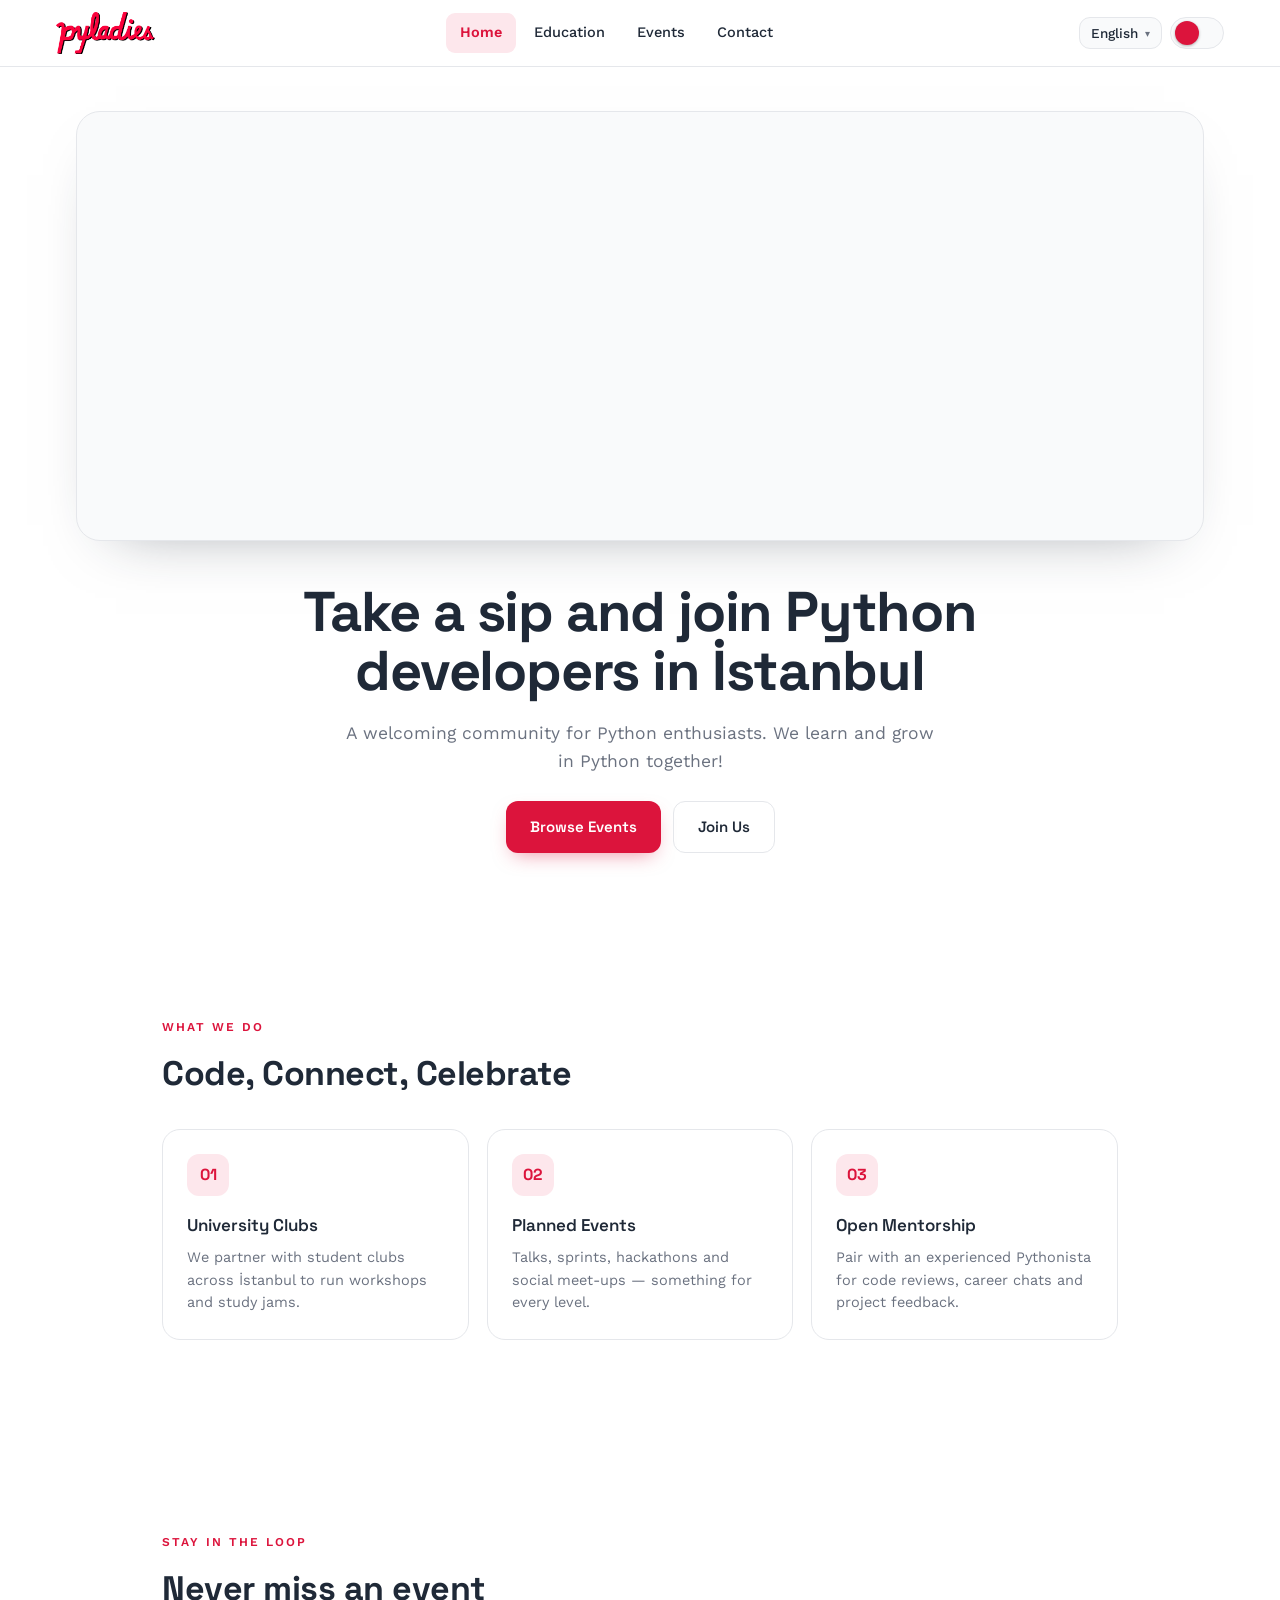
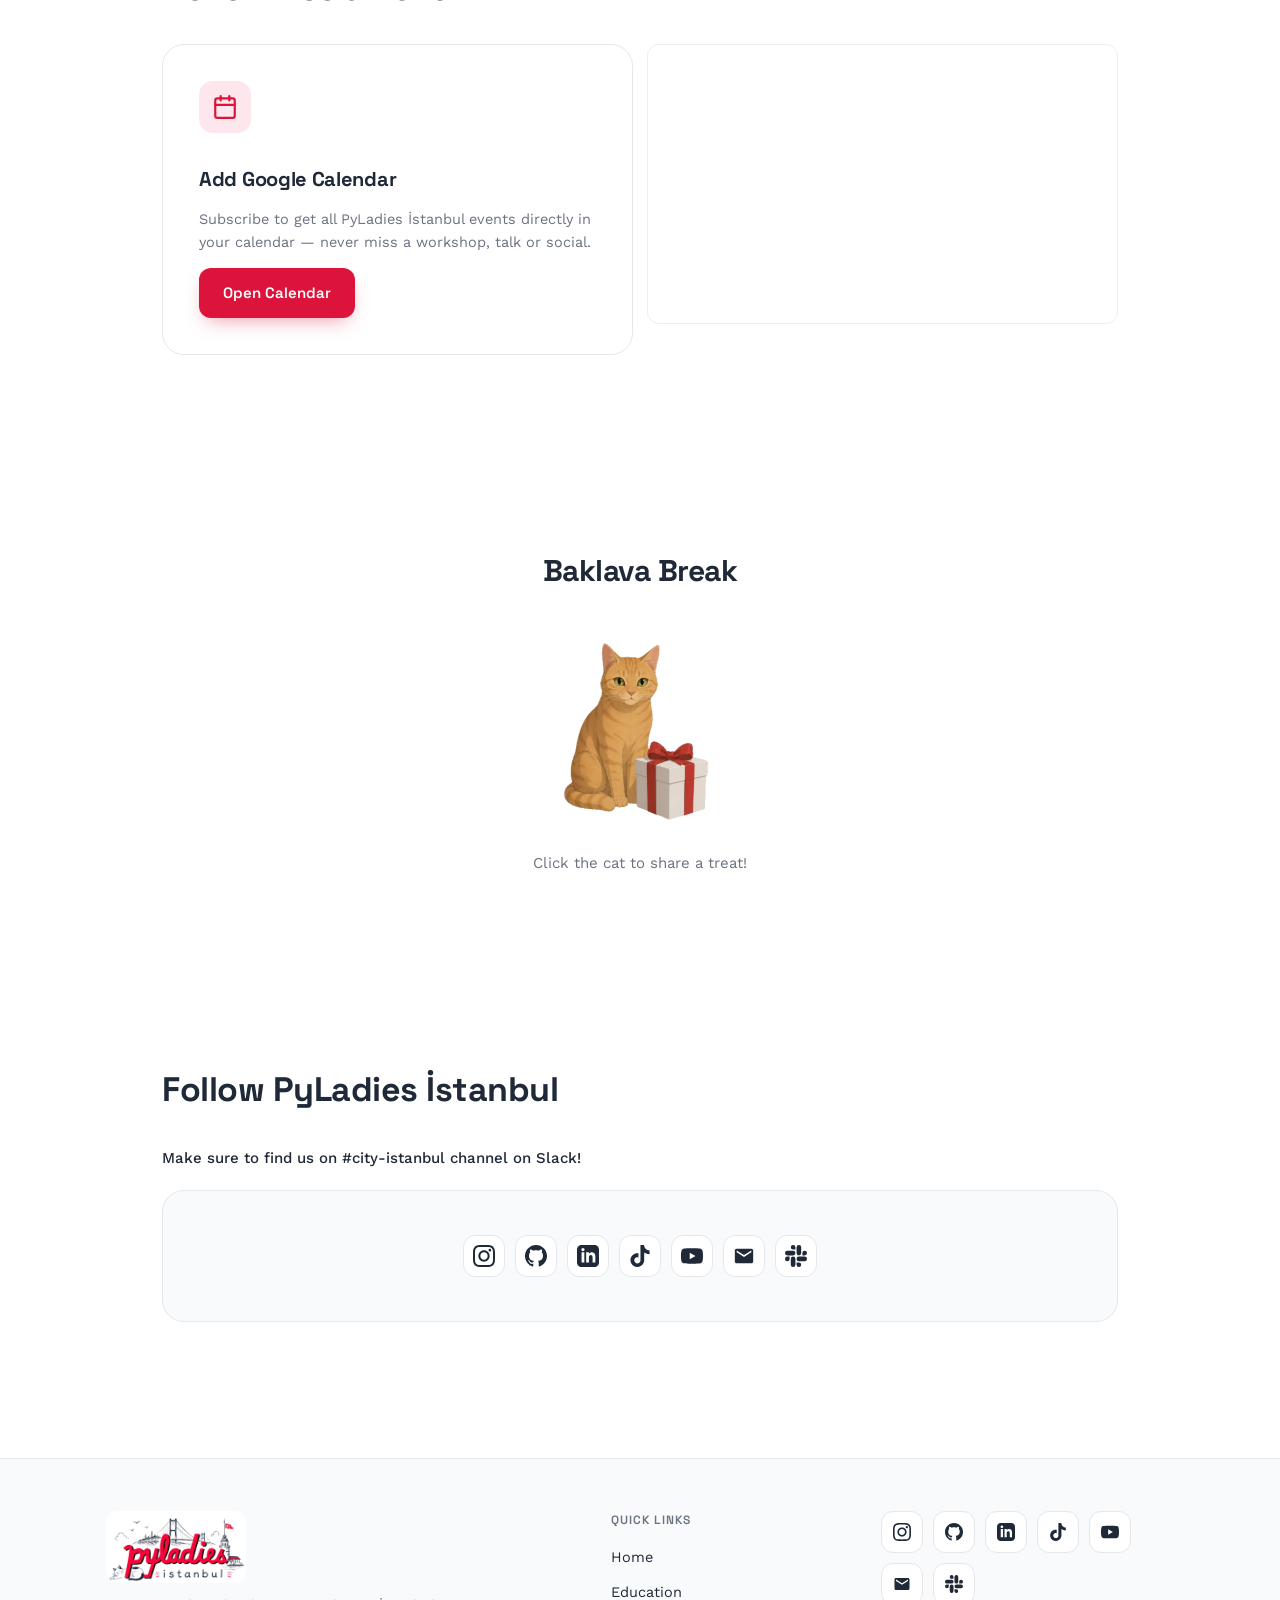
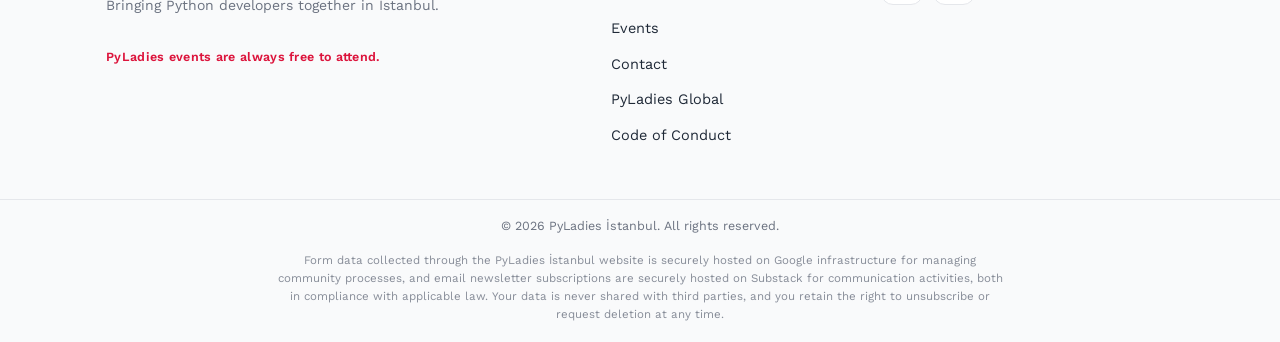
<file: istanbul/index.html>
<!DOCTYPE html>
<html lang="en" data-theme="light">
<head>
  <meta charset="UTF-8">
  <meta name="viewport" content="width=device-width, initial-scale=1.0">
  <title>PyLadies İstanbul</title>
  <link rel="stylesheet" href="css/style.css">
  <link rel="preconnect" href="https://fonts.googleapis.com">
  <link rel="preconnect" href="https://fonts.gstatic.com" crossorigin>
  <link href="https://fonts.googleapis.com/css2?family=Space+Grotesk:wght@400;500;600;700&family=Work+Sans:wght@400;500;600&display=swap" rel="stylesheet">
</head>
<body>

  <!-- ── Header ───────────────────────────────────────────────────── -->
  <header class="site-header">
    <a href="index.html" class="header-logo" aria-label="PyLadies İstanbul home">
      <img src="assets/logos/pyladies-wordmark.png" alt="PyLadies" height="32">
    </a>

    <nav class="site-nav" aria-label="Main navigation">
      <a href="index.html" class="nav-link" data-i18n="nav_home">Home</a>
      <a href="education.html" class="nav-link" data-i18n="nav_education">Education</a>
      <a href="events.html" class="nav-link" data-i18n="nav_events">Events</a>
      <a href="contact.html" class="nav-link" data-i18n="nav_contact">Contact</a>
    </nav>

    <div class="header-controls">
      <div class="lang-picker">
        <button class="lang-trigger" aria-haspopup="listbox" aria-expanded="false">
          🇬🇧 English <span class="lang-arrow">▾</span>
        </button>
        <div class="lang-menu" role="listbox"></div>
      </div>
      <button class="dark-toggle" aria-label="Toggle dark mode">
        <span class="toggle-knob"></span>
      </button>
    </div>
  </header>

  <!-- ── Main ─────────────────────────────────────────────────────── -->
  <main class="home-main">

    <!-- Hero -->
    <section class="hero-section">
      <div class="hero-frame">
        <div class="hero-videos">
          <video autoplay loop muted playsinline aria-hidden="true">
            <source src="assets/videos/girldrinkingtea.mp4" type="video/mp4">
          </video>
        </div>
      </div>
      <div class="hero-text">
        <h1 class="hero-h1" data-i18n="hero_h1">Take a sip and join Python developers in İstanbul</h1>
        <p class="hero-sub" data-i18n="hero_sub">A welcoming community for anyone who identifies as a woman, learning and growing in Python together.</p>
        <div class="hero-ctas">
          <a href="events.html" class="btn-primary" data-i18n="hero_cta_events">Browse Events</a>
          <a href="contact.html" class="btn-secondary" data-i18n="hero_cta_join">Join Us</a>
        </div>
      </div>
    </section>

    <!-- What We Do -->
    <section class="what-section">
      <div class="section-inner">
        <p class="kicker" data-i18n="what_kicker">What We Do</p>
        <h2 data-i18n="what_h2">Code, Connect, Celebrate</h2>
        <div class="do-cards-grid">
          <div class="do-card">
            <div class="do-card-num" aria-hidden="true">01</div>
            <h3 data-i18n="do_card1_title">University Clubs</h3>
            <p data-i18n="do_card1_body">We partner with student clubs across İstanbul to run workshops and study jams.</p>
          </div>
          <div class="do-card">
            <div class="do-card-num" aria-hidden="true">02</div>
            <h3 data-i18n="do_card2_title">Planned Events</h3>
            <p data-i18n="do_card2_body">Talks, sprints, hackathons and social meet-ups — something for every level.</p>
          </div>
          <div class="do-card">
            <div class="do-card-num" aria-hidden="true">03</div>
            <h3 data-i18n="do_card3_title">Open Mentorship</h3>
            <p data-i18n="do_card3_body">Pair with an experienced Pythonista for code reviews, career chats and project feedback.</p>
          </div>
        </div>
      </div>
    </section>

    <!-- Stay in the Loop -->
    <section class="loop-section">
      <div class="section-inner">
        <p class="kicker" data-i18n="loop_kicker">Stay in the Loop</p>
        <h2 data-i18n="loop_h2">Never miss an event</h2>
        <div class="loop-grid">
          <div class="cal-card">
            <span class="cal-card-icon" aria-hidden="true">
              <svg width="26" height="26" viewBox="0 0 24 24" fill="none" stroke="currentColor" stroke-width="2" stroke-linecap="round" stroke-linejoin="round"><rect x="3" y="4" width="18" height="18" rx="2" ry="2"></rect><line x1="16" y1="2" x2="16" y2="6"></line><line x1="8" y1="2" x2="8" y2="6"></line><line x1="3" y1="10" x2="21" y2="10"></line></svg>
            </span>
            <h3 class="cal-card-title" data-i18n="loop_cal_label">Add Google Calendar</h3>
            <p class="cal-card-desc" data-i18n="cal_card_desc">Subscribe to get all PyLadies İstanbul events directly in your calendar — never miss a workshop, talk or social.</p>
            <a href="https://calendar.google.com/calendar/embed?src=c_749ffe4b8b1cc6117b0de0ab77afa46daa3dd10a9bea1d2652a218db92447c77%40group.calendar.google.com&ctz=Europe%2FIstanbul" target="_blank" rel="noopener" class="btn-primary cal-card-btn" data-i18n="cal_card_btn">Open Calendar</a>
          </div>
          <div class="substack-box">
            <iframe
              src="https://pyladiesistanbul.substack.com/embed"
              width="100%"
              height="280"
              style="border:1px solid #EEE;background:white"
              frameborder="0"
              scrolling="no"
              title="Subscribe to PyLadies İstanbul newsletter"
            ></iframe>
          </div>
        </div>
      </div>
    </section>

    <!-- Baklava Cat -->
    <section class="cat-section">
      <div class="section-inner">
        <h2 data-i18n="cat_h2">Baklava Break</h2>
        <img id="cat-img" class="cat-img" src="assets/cat-waiting.png" alt="Cute cat waiting for baklava">
        <p id="cat-counter" class="cat-counter" data-i18n="cat_sub">Click the cat to share a treat!</p>
      </div>
    </section>

    <!-- Follow Band -->
    <section class="follow-section">
      <div class="section-inner">
        <h2 data-i18n="follow_h2">Follow PyLadies İstanbul</h2>
        <p class="slack-cta" data-i18n="slack_cta">Make sure to find us on #city-istanbul channel on Slack!</p>
        <div class="follow-band">
          <div class="social-icons">
          <a href="https://instagram.com/pyladiesistanbul" class="social-icon-btn" aria-label="Instagram" rel="noopener">
            <svg width="22" height="22" viewBox="0 0 24 24" fill="currentColor"><path d="M12 2.163c3.204 0 3.584.012 4.85.07 3.252.148 4.771 1.691 4.919 4.919.058 1.265.069 1.645.069 4.849 0 3.205-.012 3.584-.069 4.849-.149 3.225-1.664 4.771-4.919 4.919-1.266.058-1.644.07-4.85.07-3.204 0-3.584-.012-4.849-.07-3.26-.149-4.771-1.699-4.919-4.92-.058-1.265-.07-1.644-.07-4.849 0-3.204.013-3.583.07-4.849.149-3.227 1.664-4.771 4.919-4.919 1.266-.057 1.645-.069 4.849-.069zm0-2.163c-3.259 0-3.667.014-4.947.072-4.358.2-6.78 2.618-6.98 6.98-.059 1.281-.073 1.689-.073 4.948 0 3.259.014 3.668.072 4.948.2 4.358 2.618 6.78 6.98 6.98 1.281.058 1.689.072 4.948.072 3.259 0 3.668-.014 4.948-.072 4.354-.2 6.782-2.618 6.979-6.98.059-1.28.073-1.689.073-4.948 0-3.259-.014-3.667-.072-4.947-.196-4.354-2.617-6.78-6.979-6.98-1.281-.059-1.69-.073-4.949-.073zm0 5.838c-3.403 0-6.162 2.759-6.162 6.162s2.759 6.163 6.162 6.163 6.162-2.759 6.162-6.163c0-3.403-2.759-6.162-6.162-6.162zm0 10.162c-2.209 0-4-1.79-4-4 0-2.209 1.791-4 4-4s4 1.791 4 4c0 2.21-1.791 4-4 4zm6.406-11.845c-.796 0-1.441.645-1.441 1.44s.645 1.44 1.441 1.44c.795 0 1.439-.645 1.439-1.44s-.644-1.44-1.439-1.44z"/></svg>
          </a>
          <a href="https://github.com/pyladiesistanbul" class="social-icon-btn" aria-label="GitHub" rel="noopener">
            <svg width="22" height="22" viewBox="0 0 24 24" fill="currentColor"><path d="M12 0c-6.626 0-12 5.373-12 12 0 5.302 3.438 9.8 8.207 11.387.599.111.793-.261.793-.577v-2.234c-3.338.726-4.033-1.416-4.033-1.416-.546-1.387-1.333-1.756-1.333-1.756-1.089-.745.083-.729.083-.729 1.205.084 1.839 1.237 1.839 1.237 1.07 1.834 2.807 1.304 3.492.997.107-.775.418-1.305.762-1.604-2.665-.305-5.467-1.334-5.467-5.931 0-1.311.469-2.381 1.236-3.221-.124-.303-.535-1.524.117-3.176 0 0 1.008-.322 3.301 1.23.957-.266 1.983-.399 3.003-.404 1.02.005 2.047.138 3.006.404 2.291-1.552 3.297-1.23 3.297-1.23.653 1.653.242 2.874.118 3.176.77.84 1.235 1.911 1.235 3.221 0 4.609-2.807 5.624-5.479 5.921.43.372.823 1.102.823 2.222v3.293c0 .319.192.694.801.576 4.765-1.589 8.199-6.086 8.199-11.386 0-6.627-5.373-12-12-12z"/></svg>
          </a>
          <a href="https://www.linkedin.com/company/pyladies-istanbul" class="social-icon-btn" aria-label="LinkedIn" rel="noopener">
            <svg width="22" height="22" viewBox="0 0 24 24" fill="currentColor"><path d="M19 0h-14c-2.761 0-5 2.239-5 5v14c0 2.761 2.239 5 5 5h14c2.762 0 5-2.239 5-5v-14c0-2.761-2.238-5-5-5zm-11 19h-3v-11h3v11zm-1.5-12.268c-.966 0-1.75-.79-1.75-1.764s.784-1.764 1.75-1.764 1.75.79 1.75 1.764-.783 1.764-1.75 1.764zm13.5 12.268h-3v-5.604c0-3.368-4-3.113-4 0v5.604h-3v-11h3v1.765c1.396-2.586 7-2.777 7 2.476v6.759z"/></svg>
          </a>
          <a href="https://www.tiktok.com/@pyladiesistanbul" class="social-icon-btn" aria-label="TikTok" rel="noopener">
            <svg width="22" height="22" viewBox="0 0 24 24" fill="currentColor"><path d="M12.525.02c1.31-.02 2.61-.01 3.91-.02.08 1.53.63 3.09 1.75 4.17 1.12 1.11 2.7 1.62 4.24 1.79v4.03c-1.44-.05-2.89-.35-4.2-.97-.57-.26-1.1-.59-1.62-.93-.01 2.92.01 5.84-.02 8.75-.08 1.4-.54 2.79-1.35 3.94-1.31 1.92-3.58 3.17-5.91 3.21-1.43.08-2.86-.31-4.08-1.03-2.02-1.19-3.44-3.37-3.65-5.71-.02-.5-.03-1-.01-1.49.18-1.9 1.12-3.72 2.58-4.96 1.66-1.44 3.98-2.13 6.15-1.72.02 1.48-.04 2.96-.04 4.44-.99-.32-2.15-.23-3.02.37-.63.41-1.11 1.04-1.36 1.75-.21.51-.15 1.07-.14 1.61.24 1.64 1.82 3.02 3.5 2.87 1.12-.01 2.19-.66 2.77-1.61.19-.33.4-.67.41-1.06.1-1.79.06-3.57.07-5.36.01-4.03-.01-8.05.02-12.07z"/></svg>
          </a>
          <a href="https://www.youtube.com/channel/UC7tQ-cKS4-Wk_Dm1e71R5ow" class="social-icon-btn" aria-label="YouTube" rel="noopener">
            <svg width="22" height="22" viewBox="0 0 24 24" fill="currentColor"><path d="M23.498 6.186a3.016 3.016 0 0 0-2.122-2.136C19.505 3.545 12 3.545 12 3.545s-7.505 0-9.377.505A3.017 3.017 0 0 0 .502 6.186C0 8.07 0 12 0 12s0 3.93.502 5.814a3.016 3.016 0 0 0 2.122 2.136c1.871.505 9.376.505 9.376.505s7.505 0 9.377-.505a3.015 3.015 0 0 0 2.122-2.136C24 15.93 24 12 24 12s0-3.93-.502-5.814zM9.545 15.568V8.432L15.818 12l-6.273 3.568z"/></svg>
          </a>
          <a href="mailto:istanbul@pyladies.com" class="social-icon-btn" aria-label="Email" rel="noopener">
            <svg width="22" height="22" viewBox="0 0 24 24" fill="currentColor"><path d="M20 4H4c-1.1 0-2 .9-2 2v12c0 1.1.9 2 2 2h16c1.1 0 2-.9 2-2V6c0-1.1-.9-2-2-2zm0 4l-8 5-8-5V6l8 5 8-5v2z"/></svg>
          </a>
          <a href="https://slackin.pyladies.com/" class="social-icon-btn" aria-label="Slack" rel="noopener" target="_blank">
            <svg width="22" height="22" viewBox="0 0 24 24" fill="currentColor"><path d="M5.042 15.165a2.528 2.528 0 0 1-2.52 2.523A2.528 2.528 0 0 1 0 15.165a2.527 2.527 0 0 1 2.522-2.52h2.52v2.52zM6.313 15.165a2.527 2.527 0 0 1 2.521-2.52 2.527 2.527 0 0 1 2.521 2.52v6.313A2.528 2.528 0 0 1 8.834 24a2.528 2.528 0 0 1-2.521-2.522v-6.313zM8.834 5.042a2.528 2.528 0 0 1-2.521-2.52A2.528 2.528 0 0 1 8.834 0a2.528 2.528 0 0 1 2.521 2.522v2.52H8.834zM8.834 6.313a2.528 2.528 0 0 1 2.521 2.521 2.528 2.528 0 0 1-2.521 2.521H2.522A2.528 2.528 0 0 1 0 8.834a2.528 2.528 0 0 1 2.522-2.521h6.312zM18.956 8.834a2.528 2.528 0 0 1 2.522-2.521A2.528 2.528 0 0 1 24 8.834a2.528 2.528 0 0 1-2.522 2.521h-2.522V8.834zM17.688 8.834a2.528 2.528 0 0 1-2.523 2.521 2.527 2.527 0 0 1-2.52-2.521V2.522A2.527 2.527 0 0 1 15.165 0a2.528 2.528 0 0 1 2.523 2.522v6.312zM15.165 18.956a2.528 2.528 0 0 1 2.523 2.522A2.528 2.528 0 0 1 15.165 24a2.527 2.527 0 0 1-2.52-2.522v-2.522h2.52zM15.165 17.688a2.527 2.527 0 0 1-2.52-2.523 2.526 2.526 0 0 1 2.52-2.52h6.313A2.527 2.527 0 0 1 24 15.165a2.528 2.528 0 0 1-2.522 2.523h-6.313z"/></svg>
          </a>
          </div>
        </div>
      </div>
    </section>

  </main>

  <!-- ── Footer ───────────────────────────────────────────────────── -->
  <footer class="site-footer">
    <div class="footer-inner">
      <div class="footer-brand">
        <img src="assets/logos/pyladies-istanbul.png" alt="PyLadies İstanbul" class="footer-logo">
        <p class="footer-blurb" data-i18n="footer_tagline">Bringing Python developers together in İstanbul.</p>
        <p class="footer-free" data-i18n="footer_events_free">PyLadies events are always free to attend.</p>
      </div>
      <div class="footer-links">
        <p class="footer-links-label" data-i18n="footer_links">Quick Links</p>
        <ul class="footer-links-list">
          <li><a href="index.html" data-i18n="nav_home">Home</a></li>
          <li><a href="education.html" data-i18n="nav_education">Education</a></li>
          <li><a href="events.html" data-i18n="nav_events">Events</a></li>
          <li><a href="contact.html" data-i18n="nav_contact">Contact</a></li>
          <li><a href="https://pyladies.com/" target="_blank" rel="noopener">PyLadies Global</a></li>
          <li><a href="https://pyladies.com/CodeOfConduct/" target="_blank" rel="noopener" data-i18n="coc_link">Code of Conduct</a></li>
        </ul>
      </div>
      <div class="footer-socials">
        <div class="social-icons">
          <a href="https://instagram.com/pyladiesistanbul" class="social-icon-btn" aria-label="Instagram"><svg width="18" height="18" viewBox="0 0 24 24" fill="currentColor"><path d="M12 2.163c3.204 0 3.584.012 4.85.07 3.252.148 4.771 1.691 4.919 4.919.058 1.265.069 1.645.069 4.849 0 3.205-.012 3.584-.069 4.849-.149 3.225-1.664 4.771-4.919 4.919-1.266.058-1.644.07-4.85.07-3.204 0-3.584-.012-4.849-.07-3.26-.149-4.771-1.699-4.919-4.92-.058-1.265-.07-1.644-.07-4.849 0-3.204.013-3.583.07-4.849.149-3.227 1.664-4.771 4.919-4.919 1.266-.057 1.645-.069 4.849-.069zm0-2.163c-3.259 0-3.667.014-4.947.072-4.358.2-6.78 2.618-6.98 6.98-.059 1.281-.073 1.689-.073 4.948 0 3.259.014 3.668.072 4.948.2 4.358 2.618 6.78 6.98 6.98 1.281.058 1.689.072 4.948.072 3.259 0 3.668-.014 4.948-.072 4.354-.2 6.782-2.618 6.979-6.98.059-1.28.073-1.689.073-4.948 0-3.259-.014-3.667-.072-4.947-.196-4.354-2.617-6.78-6.979-6.98-1.281-.059-1.69-.073-4.949-.073zm0 5.838c-3.403 0-6.162 2.759-6.162 6.162s2.759 6.163 6.162 6.163 6.162-2.759 6.162-6.163c0-3.403-2.759-6.162-6.162-6.162zm0 10.162c-2.209 0-4-1.79-4-4 0-2.209 1.791-4 4-4s4 1.791 4 4c0 2.21-1.791 4-4 4zm6.406-11.845c-.796 0-1.441.645-1.441 1.44s.645 1.44 1.441 1.44c.795 0 1.439-.645 1.439-1.44s-.644-1.44-1.439-1.44z"/></svg></a>
          <a href="https://github.com/pyladiesistanbul" class="social-icon-btn" aria-label="GitHub"><svg width="18" height="18" viewBox="0 0 24 24" fill="currentColor"><path d="M12 0c-6.626 0-12 5.373-12 12 0 5.302 3.438 9.8 8.207 11.387.599.111.793-.261.793-.577v-2.234c-3.338.726-4.033-1.416-4.033-1.416-.546-1.387-1.333-1.756-1.333-1.756-1.089-.745.083-.729.083-.729 1.205.084 1.839 1.237 1.839 1.237 1.07 1.834 2.807 1.304 3.492.997.107-.775.418-1.305.762-1.604-2.665-.305-5.467-1.334-5.467-5.931 0-1.311.469-2.381 1.236-3.221-.124-.303-.535-1.524.117-3.176 0 0 1.008-.322 3.301 1.23.957-.266 1.983-.399 3.003-.404 1.02.005 2.047.138 3.006.404 2.291-1.552 3.297-1.23 3.297-1.23.653 1.653.242 2.874.118 3.176.77.84 1.235 1.911 1.235 3.221 0 4.609-2.807 5.624-5.479 5.921.43.372.823 1.102.823 2.222v3.293c0 .319.192.694.801.576 4.765-1.589 8.199-6.086 8.199-11.386 0-6.627-5.373-12-12-12z"/></svg></a>
          <a href="https://www.linkedin.com/company/pyladies-istanbul" class="social-icon-btn" aria-label="LinkedIn"><svg width="18" height="18" viewBox="0 0 24 24" fill="currentColor"><path d="M19 0h-14c-2.761 0-5 2.239-5 5v14c0 2.761 2.239 5 5 5h14c2.762 0 5-2.239 5-5v-14c0-2.761-2.238-5-5-5zm-11 19h-3v-11h3v11zm-1.5-12.268c-.966 0-1.75-.79-1.75-1.764s.784-1.764 1.75-1.764 1.75.79 1.75 1.764-.783 1.764-1.75 1.764zm13.5 12.268h-3v-5.604c0-3.368-4-3.113-4 0v5.604h-3v-11h3v1.765c1.396-2.586 7-2.777 7 2.476v6.759z"/></svg></a>
          <a href="https://www.tiktok.com/@pyladiesistanbul" class="social-icon-btn" aria-label="TikTok"><svg width="18" height="18" viewBox="0 0 24 24" fill="currentColor"><path d="M12.525.02c1.31-.02 2.61-.01 3.91-.02.08 1.53.63 3.09 1.75 4.17 1.12 1.11 2.7 1.62 4.24 1.79v4.03c-1.44-.05-2.89-.35-4.2-.97-.57-.26-1.1-.59-1.62-.93-.01 2.92.01 5.84-.02 8.75-.08 1.4-.54 2.79-1.35 3.94-1.31 1.92-3.58 3.17-5.91 3.21-1.43.08-2.86-.31-4.08-1.03-2.02-1.19-3.44-3.37-3.65-5.71-.02-.5-.03-1-.01-1.49.18-1.9 1.12-3.72 2.58-4.96 1.66-1.44 3.98-2.13 6.15-1.72.02 1.48-.04 2.96-.04 4.44-.99-.32-2.15-.23-3.02.37-.63.41-1.11 1.04-1.36 1.75-.21.51-.15 1.07-.14 1.61.24 1.64 1.82 3.02 3.5 2.87 1.12-.01 2.19-.66 2.77-1.61.19-.33.4-.67.41-1.06.1-1.79.06-3.57.07-5.36.01-4.03-.01-8.05.02-12.07z"/></svg></a>
          <a href="https://www.youtube.com/channel/UC7tQ-cKS4-Wk_Dm1e71R5ow" class="social-icon-btn" aria-label="YouTube"><svg width="18" height="18" viewBox="0 0 24 24" fill="currentColor"><path d="M23.498 6.186a3.016 3.016 0 0 0-2.122-2.136C19.505 3.545 12 3.545 12 3.545s-7.505 0-9.377.505A3.017 3.017 0 0 0 .502 6.186C0 8.07 0 12 0 12s0 3.93.502 5.814a3.016 3.016 0 0 0 2.122 2.136c1.871.505 9.376.505 9.376.505s7.505 0 9.377-.505a3.015 3.015 0 0 0 2.122-2.136C24 15.93 24 12 24 12s0-3.93-.502-5.814zM9.545 15.568V8.432L15.818 12l-6.273 3.568z"/></svg></a>
          <a href="mailto:istanbul@pyladies.com" class="social-icon-btn" aria-label="Email"><svg width="18" height="18" viewBox="0 0 24 24" fill="currentColor"><path d="M20 4H4c-1.1 0-2 .9-2 2v12c0 1.1.9 2 2 2h16c1.1 0 2-.9 2-2V6c0-1.1-.9-2-2-2zm0 4l-8 5-8-5V6l8 5 8-5v2z"/></svg></a>
          <a href="https://slackin.pyladies.com/" class="social-icon-btn" aria-label="Slack" target="_blank"><svg width="18" height="18" viewBox="0 0 24 24" fill="currentColor"><path d="M5.042 15.165a2.528 2.528 0 0 1-2.52 2.523A2.528 2.528 0 0 1 0 15.165a2.527 2.527 0 0 1 2.522-2.52h2.52v2.52zM6.313 15.165a2.527 2.527 0 0 1 2.521-2.52 2.527 2.527 0 0 1 2.521 2.52v6.313A2.528 2.528 0 0 1 8.834 24a2.528 2.528 0 0 1-2.521-2.522v-6.313zM8.834 5.042a2.528 2.528 0 0 1-2.521-2.52A2.528 2.528 0 0 1 8.834 0a2.528 2.528 0 0 1 2.521 2.522v2.52H8.834zM8.834 6.313a2.528 2.528 0 0 1 2.521 2.521 2.528 2.528 0 0 1-2.521 2.521H2.522A2.528 2.528 0 0 1 0 8.834a2.528 2.528 0 0 1 2.522-2.521h6.312zM18.956 8.834a2.528 2.528 0 0 1 2.522-2.521A2.528 2.528 0 0 1 24 8.834a2.528 2.528 0 0 1-2.522 2.521h-2.522V8.834zM17.688 8.834a2.528 2.528 0 0 1-2.523 2.521 2.527 2.527 0 0 1-2.52-2.521V2.522A2.527 2.527 0 0 1 15.165 0a2.528 2.528 0 0 1 2.523 2.522v6.312zM15.165 18.956a2.528 2.528 0 0 1 2.523 2.522A2.528 2.528 0 0 1 15.165 24a2.527 2.527 0 0 1-2.52-2.522v-2.522h2.52zM15.165 17.688a2.527 2.527 0 0 1-2.52-2.523 2.526 2.526 0 0 1 2.52-2.52h6.313A2.527 2.527 0 0 1 24 15.165a2.528 2.528 0 0 1-2.522 2.523h-6.313z"/></svg></a>
        </div>
      </div>
    </div>
    <p class="footer-rights" data-i18n="footer_rights">© 2026 PyLadies İstanbul. All rights reserved.</p>
    <p class="footer-privacy" data-i18n="footer_privacy">Name and contact information collected through the PyLadies İstanbul website is securely stored on Google Drive using Google Forms infrastructure, solely for community communication and reviewing event suggestions. Your data will never be shared with third parties, and you may request deletion at any time via email.</p>
  </footer>

  <script src="js/core.js"></script>
  <script src="js/home.js"></script>
</body>
</html>
</file>
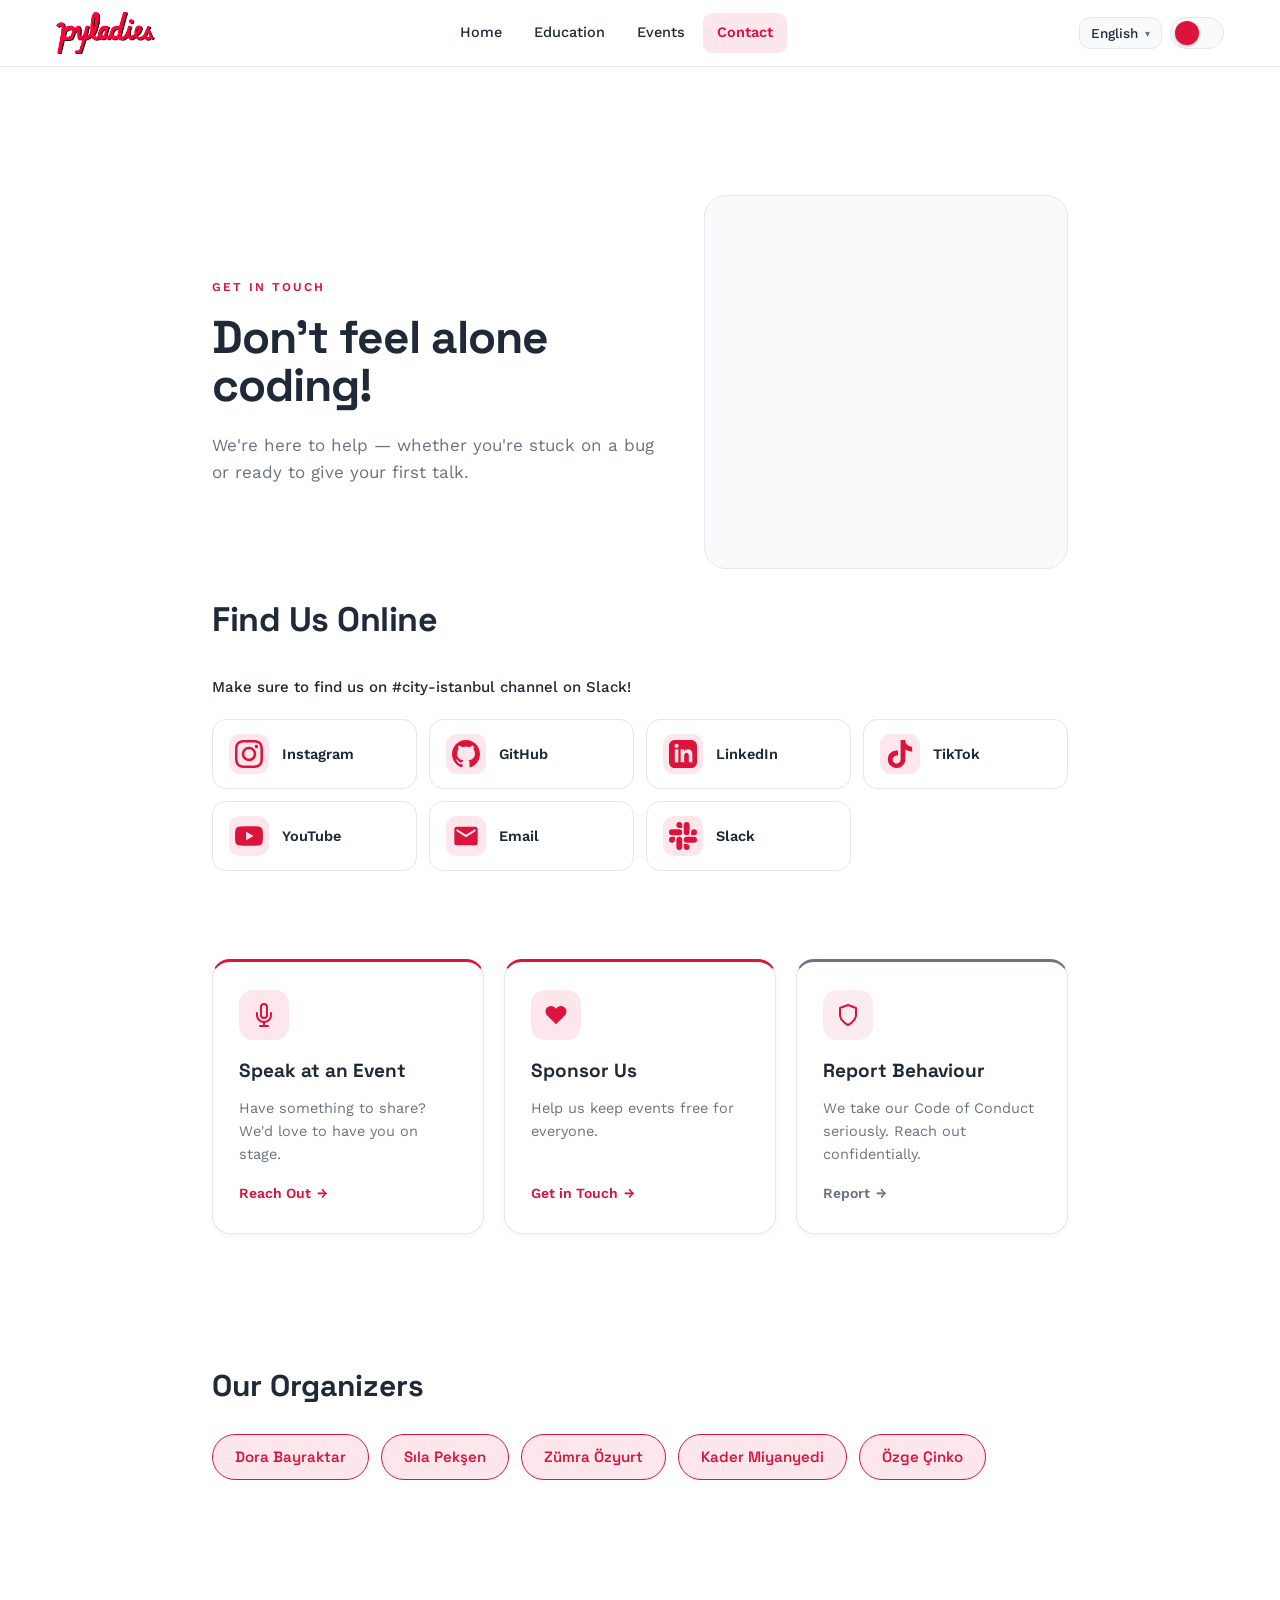
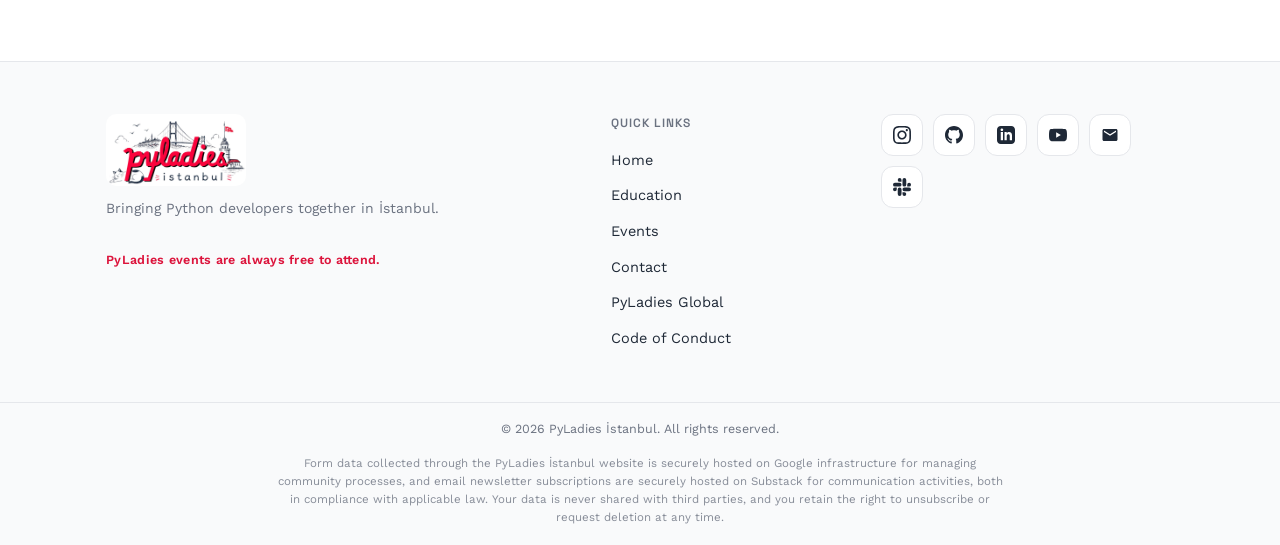
<file: istanbul/contact.html>
<!DOCTYPE html>
<html lang="en" data-theme="light">
<head>
  <meta charset="UTF-8">
  <meta name="viewport" content="width=device-width, initial-scale=1.0">
  <title>Contact — PyLadies İstanbul</title>
  <link rel="stylesheet" href="css/style.css">
  <link rel="preconnect" href="https://fonts.googleapis.com">
  <link rel="preconnect" href="https://fonts.gstatic.com" crossorigin>
  <link href="https://fonts.googleapis.com/css2?family=Space+Grotesk:wght@400;500;600;700&family=Work+Sans:wght@400;500;600&display=swap" rel="stylesheet">
</head>
<body>

  <!-- ── Header ───────────────────────────────────────────────────── -->
  <header class="site-header">
    <a href="index.html" class="header-logo" aria-label="PyLadies İstanbul home">
      <img src="assets/logos/pyladies-wordmark.png" alt="PyLadies" height="32">
    </a>

    <nav class="site-nav" aria-label="Main navigation">
      <a href="index.html" class="nav-link" data-i18n="nav_home">Home</a>
      <a href="education.html" class="nav-link" data-i18n="nav_education">Education</a>
      <a href="events.html" class="nav-link" data-i18n="nav_events">Events</a>
      <a href="contact.html" class="nav-link" data-i18n="nav_contact">Contact</a>
    </nav>

    <div class="header-controls">
      <div class="lang-picker">
        <button class="lang-trigger" aria-haspopup="listbox" aria-expanded="false">
          🇬🇧 English <span class="lang-arrow">▾</span>
        </button>
        <div class="lang-menu" role="listbox"></div>
      </div>
      <button class="dark-toggle" aria-label="Toggle dark mode">
        <span class="toggle-knob"></span>
      </button>
    </div>
  </header>

  <!-- ── Main ─────────────────────────────────────────────────────── -->
  <main class="contact-main">

    <!-- Hero -->
    <section class="contact-hero">
      <div class="section-inner contact-hero-grid">
        <div class="contact-hero-text">
          <p class="kicker" data-i18n="contact_kicker">Get in Touch</p>
          <h1 class="contact-h1" data-i18n="contact_h1">Don't feel alone coding!</h1>
          <p class="contact-sub" data-i18n="contact_sub">We're here to help — whether you're stuck on a bug or ready to give your first talk.</p>
        </div>
        <div class="cat-keyboard-wrap">
          <div class="contact-video-wrap">
            <video autoplay loop muted playsinline aria-hidden="true">
              <source src="assets/videos/whitecat.mp4" type="video/mp4">
            </video>
          </div>
        </div>
      </div>
    </section>

    <!-- Socials -->
    <section class="socials-section">
      <div class="section-inner">
        <h2 data-i18n="socials_h2">Find Us Online</h2>
        <p class="slack-cta" data-i18n="slack_cta">Make sure to find us on #city-istanbul channel on Slack!</p>
        <div class="social-cards-grid">
          <a href="https://instagram.com/pyladiesistanbul" class="social-card-btn" aria-label="Instagram" rel="noopener">
            <span class="social-card-icon">
              <svg width="28" height="28" viewBox="0 0 24 24" fill="currentColor"><path d="M12 2.163c3.204 0 3.584.012 4.85.07 3.252.148 4.771 1.691 4.919 4.919.058 1.265.069 1.645.069 4.849 0 3.205-.012 3.584-.069 4.849-.149 3.225-1.664 4.771-4.919 4.919-1.266.058-1.644.07-4.85.07-3.204 0-3.584-.012-4.849-.07-3.26-.149-4.771-1.699-4.919-4.92-.058-1.265-.07-1.644-.07-4.849 0-3.204.013-3.583.07-4.849.149-3.227 1.664-4.771 4.919-4.919 1.266-.057 1.645-.069 4.849-.069zm0-2.163c-3.259 0-3.667.014-4.947.072-4.358.2-6.78 2.618-6.98 6.98-.059 1.281-.073 1.689-.073 4.948 0 3.259.014 3.668.072 4.948.2 4.358 2.618 6.78 6.98 6.98 1.281.058 1.689.072 4.948.072 3.259 0 3.668-.014 4.948-.072 4.354-.2 6.782-2.618 6.979-6.98.059-1.28.073-1.689.073-4.948 0-3.259-.014-3.667-.072-4.947-.196-4.354-2.617-6.78-6.979-6.98-1.281-.059-1.69-.073-4.949-.073zm0 5.838c-3.403 0-6.162 2.759-6.162 6.162s2.759 6.163 6.162 6.163 6.162-2.759 6.162-6.163c0-3.403-2.759-6.162-6.162-6.162zm0 10.162c-2.209 0-4-1.79-4-4 0-2.209 1.791-4 4-4s4 1.791 4 4c0 2.21-1.791 4-4 4zm6.406-11.845c-.796 0-1.441.645-1.441 1.44s.645 1.44 1.441 1.44c.795 0 1.439-.645 1.439-1.44s-.644-1.44-1.439-1.44z"/></svg>
            </span>
            <span class="social-card-label">Instagram</span>
          </a>
          <a href="https://github.com/pyladiesistanbul" class="social-card-btn" aria-label="GitHub" rel="noopener">
            <span class="social-card-icon">
              <svg width="28" height="28" viewBox="0 0 24 24" fill="currentColor"><path d="M12 0c-6.626 0-12 5.373-12 12 0 5.302 3.438 9.8 8.207 11.387.599.111.793-.261.793-.577v-2.234c-3.338.726-4.033-1.416-4.033-1.416-.546-1.387-1.333-1.756-1.333-1.756-1.089-.745.083-.729.083-.729 1.205.084 1.839 1.237 1.839 1.237 1.07 1.834 2.807 1.304 3.492.997.107-.775.418-1.305.762-1.604-2.665-.305-5.467-1.334-5.467-5.931 0-1.311.469-2.381 1.236-3.221-.124-.303-.535-1.524.117-3.176 0 0 1.008-.322 3.301 1.23.957-.266 1.983-.399 3.003-.404 1.02.005 2.047.138 3.006.404 2.291-1.552 3.297-1.23 3.297-1.23.653 1.653.242 2.874.118 3.176.77.84 1.235 1.911 1.235 3.221 0 4.609-2.807 5.624-5.479 5.921.43.372.823 1.102.823 2.222v3.293c0 .319.192.694.801.576 4.765-1.589 8.199-6.086 8.199-11.386 0-6.627-5.373-12-12-12z"/></svg>
            </span>
            <span class="social-card-label">GitHub</span>
          </a>
          <a href="https://www.linkedin.com/company/pyladies-istanbul" class="social-card-btn" aria-label="LinkedIn" rel="noopener">
            <span class="social-card-icon">
              <svg width="28" height="28" viewBox="0 0 24 24" fill="currentColor"><path d="M19 0h-14c-2.761 0-5 2.239-5 5v14c0 2.761 2.239 5 5 5h14c2.762 0 5-2.239 5-5v-14c0-2.761-2.238-5-5-5zm-11 19h-3v-11h3v11zm-1.5-12.268c-.966 0-1.75-.79-1.75-1.764s.784-1.764 1.75-1.764 1.75.79 1.75 1.764-.783 1.764-1.75 1.764zm13.5 12.268h-3v-5.604c0-3.368-4-3.113-4 0v5.604h-3v-11h3v1.765c1.396-2.586 7-2.777 7 2.476v6.759z"/></svg>
            </span>
            <span class="social-card-label">LinkedIn</span>
          </a>
          <a href="https://www.tiktok.com/@pyladiesistanbul" class="social-card-btn" aria-label="TikTok" rel="noopener">
            <span class="social-card-icon">
              <svg width="28" height="28" viewBox="0 0 24 24" fill="currentColor"><path d="M12.525.02c1.31-.02 2.61-.01 3.91-.02.08 1.53.63 3.09 1.75 4.17 1.12 1.11 2.7 1.62 4.24 1.79v4.03c-1.44-.05-2.89-.35-4.2-.97-.57-.26-1.1-.59-1.62-.93-.01 2.92.01 5.84-.02 8.75-.08 1.4-.54 2.79-1.35 3.94-1.31 1.92-3.58 3.17-5.91 3.21-1.43.08-2.86-.31-4.08-1.03-2.02-1.19-3.44-3.37-3.65-5.71-.02-.5-.03-1-.01-1.49.18-1.9 1.12-3.72 2.58-4.96 1.66-1.44 3.98-2.13 6.15-1.72.02 1.48-.04 2.96-.04 4.44-.99-.32-2.15-.23-3.02.37-.63.41-1.11 1.04-1.36 1.75-.21.51-.15 1.07-.14 1.61.24 1.64 1.82 3.02 3.5 2.87 1.12-.01 2.19-.66 2.77-1.61.19-.33.4-.67.41-1.06.1-1.79.06-3.57.07-5.36.01-4.03-.01-8.05.02-12.07z"/></svg>
            </span>
            <span class="social-card-label">TikTok</span>
          </a>
          <a href="https://www.youtube.com/channel/UC7tQ-cKS4-Wk_Dm1e71R5ow" class="social-card-btn" aria-label="YouTube" rel="noopener">
            <span class="social-card-icon">
              <svg width="28" height="28" viewBox="0 0 24 24" fill="currentColor"><path d="M23.498 6.186a3.016 3.016 0 0 0-2.122-2.136C19.505 3.545 12 3.545 12 3.545s-7.505 0-9.377.505A3.017 3.017 0 0 0 .502 6.186C0 8.07 0 12 0 12s0 3.93.502 5.814a3.016 3.016 0 0 0 2.122 2.136c1.871.505 9.376.505 9.376.505s7.505 0 9.377-.505a3.015 3.015 0 0 0 2.122-2.136C24 15.93 24 12 24 12s0-3.93-.502-5.814zM9.545 15.568V8.432L15.818 12l-6.273 3.568z"/></svg>
            </span>
            <span class="social-card-label">YouTube</span>
          </a>
          <a href="mailto:istanbul@pyladies.com" class="social-card-btn" aria-label="Email" rel="noopener">
            <span class="social-card-icon">
              <svg width="28" height="28" viewBox="0 0 24 24" fill="currentColor"><path d="M20 4H4c-1.1 0-2 .9-2 2v12c0 1.1.9 2 2 2h16c1.1 0 2-.9 2-2V6c0-1.1-.9-2-2-2zm0 4l-8 5-8-5V6l8 5 8-5v2z"/></svg>
            </span>
            <span class="social-card-label">Email</span>
          </a>
          <a href="https://slackin.pyladies.com/" class="social-card-btn" aria-label="Slack" rel="noopener" target="_blank">
            <span class="social-card-icon">
              <svg width="28" height="28" viewBox="0 0 24 24" fill="currentColor"><path d="M5.042 15.165a2.528 2.528 0 0 1-2.52 2.523A2.528 2.528 0 0 1 0 15.165a2.527 2.527 0 0 1 2.522-2.52h2.52v2.52zM6.313 15.165a2.527 2.527 0 0 1 2.521-2.52 2.527 2.527 0 0 1 2.521 2.52v6.313A2.528 2.528 0 0 1 8.834 24a2.528 2.528 0 0 1-2.521-2.522v-6.313zM8.834 5.042a2.528 2.528 0 0 1-2.521-2.52A2.528 2.528 0 0 1 8.834 0a2.528 2.528 0 0 1 2.521 2.522v2.52H8.834zM8.834 6.313a2.528 2.528 0 0 1 2.521 2.521 2.528 2.528 0 0 1-2.521 2.521H2.522A2.528 2.528 0 0 1 0 8.834a2.528 2.528 0 0 1 2.522-2.521h6.312zM18.956 8.834a2.528 2.528 0 0 1 2.522-2.521A2.528 2.528 0 0 1 24 8.834a2.528 2.528 0 0 1-2.522 2.521h-2.522V8.834zM17.688 8.834a2.528 2.528 0 0 1-2.523 2.521 2.527 2.527 0 0 1-2.52-2.521V2.522A2.527 2.527 0 0 1 15.165 0a2.528 2.528 0 0 1 2.523 2.522v6.312zM15.165 18.956a2.528 2.528 0 0 1 2.523 2.522A2.528 2.528 0 0 1 15.165 24a2.527 2.527 0 0 1-2.52-2.522v-2.522h2.52zM15.165 17.688a2.527 2.527 0 0 1-2.52-2.523 2.526 2.526 0 0 1 2.52-2.52h6.313A2.527 2.527 0 0 1 24 15.165a2.528 2.528 0 0 1-2.522 2.523h-6.313z"/></svg>
            </span>
            <span class="social-card-label">Slack</span>
          </a>
        </div>
      </div>
    </section>

    <!-- CTA Cards -->
    <section class="cta-section">
      <div class="section-inner cta-cards-grid">
        <a href="mailto:istanbul@pyladies.com?subject=Speaking%20Proposal" class="cta-link primary">
          <span class="cta-icon" aria-hidden="true">
            <svg width="24" height="24" viewBox="0 0 24 24" fill="none" stroke="currentColor" stroke-width="2" stroke-linecap="round" stroke-linejoin="round"><path d="M12 1a3 3 0 0 0-3 3v8a3 3 0 0 0 6 0V4a3 3 0 0 0-3-3z"></path><path d="M19 10v2a7 7 0 0 1-14 0v-2"></path><line x1="12" y1="19" x2="12" y2="23"></line><line x1="8" y1="23" x2="16" y2="23"></line></svg>
          </span>
          <h3 data-i18n="cta_speaker_title">Speak at an Event</h3>
          <p data-i18n="cta_speaker_body">Have something to share? We'd love to have you on stage.</p>
          <span class="cta-btn-label" data-i18n="cta_speaker_btn">Reach Out</span>
        </a>
        <a href="mailto:istanbul@pyladies.com?subject=Sponsorship%20Inquiry" class="cta-link primary">
          <span class="cta-icon" aria-hidden="true">
            <svg width="24" height="24" viewBox="0 0 24 24" fill="currentColor"><path d="M20.84 4.61a5.5 5.5 0 0 0-7.78 0L12 5.67l-1.06-1.06a5.5 5.5 0 0 0-7.78 7.78l1.06 1.06L12 21.23l7.78-7.78 1.06-1.06a5.5 5.5 0 0 0 0-7.78z"></path></svg>
          </span>
          <h3 data-i18n="cta_sponsor_title">Sponsor Us</h3>
          <p data-i18n="cta_sponsor_body">Help us keep events free for everyone.</p>
          <span class="cta-btn-label" data-i18n="cta_sponsor_btn">Get in Touch</span>
        </a>
        <a href="mailto:istanbul@pyladies.com?subject=Code%20of%20Conduct%20Report" class="cta-link outline">
          <span class="cta-icon" aria-hidden="true">
            <svg width="24" height="24" viewBox="0 0 24 24" fill="none" stroke="currentColor" stroke-width="2" stroke-linecap="round" stroke-linejoin="round"><path d="M12 22s8-4 8-10V5l-8-3-8 3v7c0 6 8 10 8 10z"></path></svg>
          </span>
          <h3 data-i18n="cta_report_title">Report Behaviour</h3>
          <p data-i18n="cta_report_body">We take our Code of Conduct seriously. Reach out confidentially.</p>
          <span class="cta-btn-label" data-i18n="cta_report_btn">Report</span>
        </a>
      </div>
    </section>

    <!-- Organizers -->
    <section class="organizers-section">
      <div class="section-inner">
        <h2 data-i18n="organizers_h2">Our Organizers</h2>
        <div class="organizers-list">
          <span class="organizer-pill">Dora Bayraktar</span>
          <span class="organizer-pill">Sıla Pekşen</span>
          <span class="organizer-pill">Zümra Özyurt</span>
          <span class="organizer-pill">Kader Miyanyedi</span>
          <span class="organizer-pill">Özge Çinko</span>
        </div>
      </div>
    </section>

  </main>

  <!-- ── Footer ───────────────────────────────────────────────────── -->
  <footer class="site-footer">
    <div class="footer-inner">
      <div class="footer-brand">
        <img src="assets/logos/pyladies-istanbul.png" alt="PyLadies İstanbul" class="footer-logo">
        <p class="footer-blurb" data-i18n="footer_tagline">Bringing Python developers together in İstanbul.</p>
        <p class="footer-free" data-i18n="footer_events_free">PyLadies events are always free to attend.</p>
      </div>
      <div class="footer-links">
        <p class="footer-links-label" data-i18n="footer_links">Quick Links</p>
        <ul class="footer-links-list">
          <li><a href="index.html" data-i18n="nav_home">Home</a></li>
          <li><a href="education.html" data-i18n="nav_education">Education</a></li>
          <li><a href="events.html" data-i18n="nav_events">Events</a></li>
          <li><a href="contact.html" data-i18n="nav_contact">Contact</a></li>
          <li><a href="https://pyladies.com/" target="_blank" rel="noopener">PyLadies Global</a></li>
          <li><a href="https://pyladies.com/CodeOfConduct/" target="_blank" rel="noopener" data-i18n="coc_link">Code of Conduct</a></li>
        </ul>
      </div>
      <div class="footer-socials">
        <div class="social-icons">
          <a href="https://instagram.com/pyladiesistanbul" class="social-icon-btn" aria-label="Instagram"><svg width="18" height="18" viewBox="0 0 24 24" fill="currentColor"><path d="M12 2.163c3.204 0 3.584.012 4.85.07 3.252.148 4.771 1.691 4.919 4.919.058 1.265.069 1.645.069 4.849 0 3.205-.012 3.584-.069 4.849-.149 3.225-1.664 4.771-4.919 4.919-1.266.058-1.644.07-4.85.07-3.204 0-3.584-.012-4.849-.07-3.26-.149-4.771-1.699-4.919-4.92-.058-1.265-.07-1.644-.07-4.849 0-3.204.013-3.583.07-4.849.149-3.227 1.664-4.771 4.919-4.919 1.266-.057 1.645-.069 4.849-.069zm0-2.163c-3.259 0-3.667.014-4.947.072-4.358.2-6.78 2.618-6.98 6.98-.059 1.281-.073 1.689-.073 4.948 0 3.259.014 3.668.072 4.948.2 4.358 2.618 6.78 6.98 6.98 1.281.058 1.689.072 4.948.072 3.259 0 3.668-.014 4.948-.072 4.354-.2 6.782-2.618 6.979-6.98.059-1.28.073-1.689.073-4.948 0-3.259-.014-3.667-.072-4.947-.196-4.354-2.617-6.78-6.979-6.98-1.281-.059-1.69-.073-4.949-.073zm0 5.838c-3.403 0-6.162 2.759-6.162 6.162s2.759 6.163 6.162 6.163 6.162-2.759 6.162-6.163c0-3.403-2.759-6.162-6.162-6.162zm0 10.162c-2.209 0-4-1.79-4-4 0-2.209 1.791-4 4-4s4 1.791 4 4c0 2.21-1.791 4-4 4zm6.406-11.845c-.796 0-1.441.645-1.441 1.44s.645 1.44 1.441 1.44c.795 0 1.439-.645 1.439-1.44s-.644-1.44-1.439-1.44z"/></svg></a>
          <a href="https://github.com/pyladiesistanbul" class="social-icon-btn" aria-label="GitHub"><svg width="18" height="18" viewBox="0 0 24 24" fill="currentColor"><path d="M12 0c-6.626 0-12 5.373-12 12 0 5.302 3.438 9.8 8.207 11.387.599.111.793-.261.793-.577v-2.234c-3.338.726-4.033-1.416-4.033-1.416-.546-1.387-1.333-1.756-1.333-1.756-1.089-.745.083-.729.083-.729 1.205.084 1.839 1.237 1.839 1.237 1.07 1.834 2.807 1.304 3.492.997.107-.775.418-1.305.762-1.604-2.665-.305-5.467-1.334-5.467-5.931 0-1.311.469-2.381 1.236-3.221-.124-.303-.535-1.524.117-3.176 0 0 1.008-.322 3.301 1.23.957-.266 1.983-.399 3.003-.404 1.02.005 2.047.138 3.006.404 2.291-1.552 3.297-1.23 3.297-1.23.653 1.653.242 2.874.118 3.176.77.84 1.235 1.911 1.235 3.221 0 4.609-2.807 5.624-5.479 5.921.43.372.823 1.102.823 2.222v3.293c0 .319.192.694.801.576 4.765-1.589 8.199-6.086 8.199-11.386 0-6.627-5.373-12-12-12z"/></svg></a>
          <a href="https://www.linkedin.com/company/pyladies-istanbul" class="social-icon-btn" aria-label="LinkedIn"><svg width="18" height="18" viewBox="0 0 24 24" fill="currentColor"><path d="M19 0h-14c-2.761 0-5 2.239-5 5v14c0 2.761 2.239 5 5 5h14c2.762 0 5-2.239 5-5v-14c0-2.761-2.238-5-5-5zm-11 19h-3v-11h3v11zm-1.5-12.268c-.966 0-1.75-.79-1.75-1.764s.784-1.764 1.75-1.764 1.75.79 1.75 1.764-.783 1.764-1.75 1.764zm13.5 12.268h-3v-5.604c0-3.368-4-3.113-4 0v5.604h-3v-11h3v1.765c1.396-2.586 7-2.777 7 2.476v6.759z"/></svg></a>
          <a href="https://www.youtube.com/channel/UC7tQ-cKS4-Wk_Dm1e71R5ow" class="social-icon-btn" aria-label="YouTube"><svg width="18" height="18" viewBox="0 0 24 24" fill="currentColor"><path d="M23.498 6.186a3.016 3.016 0 0 0-2.122-2.136C19.505 3.545 12 3.545 12 3.545s-7.505 0-9.377.505A3.017 3.017 0 0 0 .502 6.186C0 8.07 0 12 0 12s0 3.93.502 5.814a3.016 3.016 0 0 0 2.122 2.136c1.871.505 9.376.505 9.376.505s7.505 0 9.377-.505a3.015 3.015 0 0 0 2.122-2.136C24 15.93 24 12 24 12s0-3.93-.502-5.814zM9.545 15.568V8.432L15.818 12l-6.273 3.568z"/></svg></a>
          <a href="mailto:istanbul@pyladies.com" class="social-icon-btn" aria-label="Email"><svg width="18" height="18" viewBox="0 0 24 24" fill="currentColor"><path d="M20 4H4c-1.1 0-2 .9-2 2v12c0 1.1.9 2 2 2h16c1.1 0 2-.9 2-2V6c0-1.1-.9-2-2-2zm0 4l-8 5-8-5V6l8 5 8-5v2z"/></svg></a>
          <a href="https://slackin.pyladies.com/" class="social-icon-btn" aria-label="Slack" target="_blank"><svg width="18" height="18" viewBox="0 0 24 24" fill="currentColor"><path d="M5.042 15.165a2.528 2.528 0 0 1-2.52 2.523A2.528 2.528 0 0 1 0 15.165a2.527 2.527 0 0 1 2.522-2.52h2.52v2.52zM6.313 15.165a2.527 2.527 0 0 1 2.521-2.52 2.527 2.527 0 0 1 2.521 2.52v6.313A2.528 2.528 0 0 1 8.834 24a2.528 2.528 0 0 1-2.521-2.522v-6.313zM8.834 5.042a2.528 2.528 0 0 1-2.521-2.52A2.528 2.528 0 0 1 8.834 0a2.528 2.528 0 0 1 2.521 2.522v2.52H8.834zM8.834 6.313a2.528 2.528 0 0 1 2.521 2.521 2.528 2.528 0 0 1-2.521 2.521H2.522A2.528 2.528 0 0 1 0 8.834a2.528 2.528 0 0 1 2.522-2.521h6.312zM18.956 8.834a2.528 2.528 0 0 1 2.522-2.521A2.528 2.528 0 0 1 24 8.834a2.528 2.528 0 0 1-2.522 2.521h-2.522V8.834zM17.688 8.834a2.528 2.528 0 0 1-2.523 2.521 2.527 2.527 0 0 1-2.52-2.521V2.522A2.527 2.527 0 0 1 15.165 0a2.528 2.528 0 0 1 2.523 2.522v6.312zM15.165 18.956a2.528 2.528 0 0 1 2.523 2.522A2.528 2.528 0 0 1 15.165 24a2.527 2.527 0 0 1-2.52-2.522v-2.522h2.52zM15.165 17.688a2.527 2.527 0 0 1-2.52-2.523 2.526 2.526 0 0 1 2.52-2.52h6.313A2.527 2.527 0 0 1 24 15.165a2.528 2.528 0 0 1-2.522 2.523h-6.313z"/></svg></a>
        </div>
      </div>
    </div>
    <p class="footer-rights" data-i18n="footer_rights">© 2026 PyLadies İstanbul. All rights reserved.</p>
    <p class="footer-privacy" data-i18n="footer_privacy">Name and contact information collected through the PyLadies İstanbul website is securely stored on Google Drive using Google Forms infrastructure, solely for community communication and reviewing event suggestions. Your data will never be shared with third parties, and you may request deletion at any time via email.</p>
  </footer>

  <script src="js/core.js"></script>
  <script src="js/contact.js"></script>
</body>
</html>
</file>
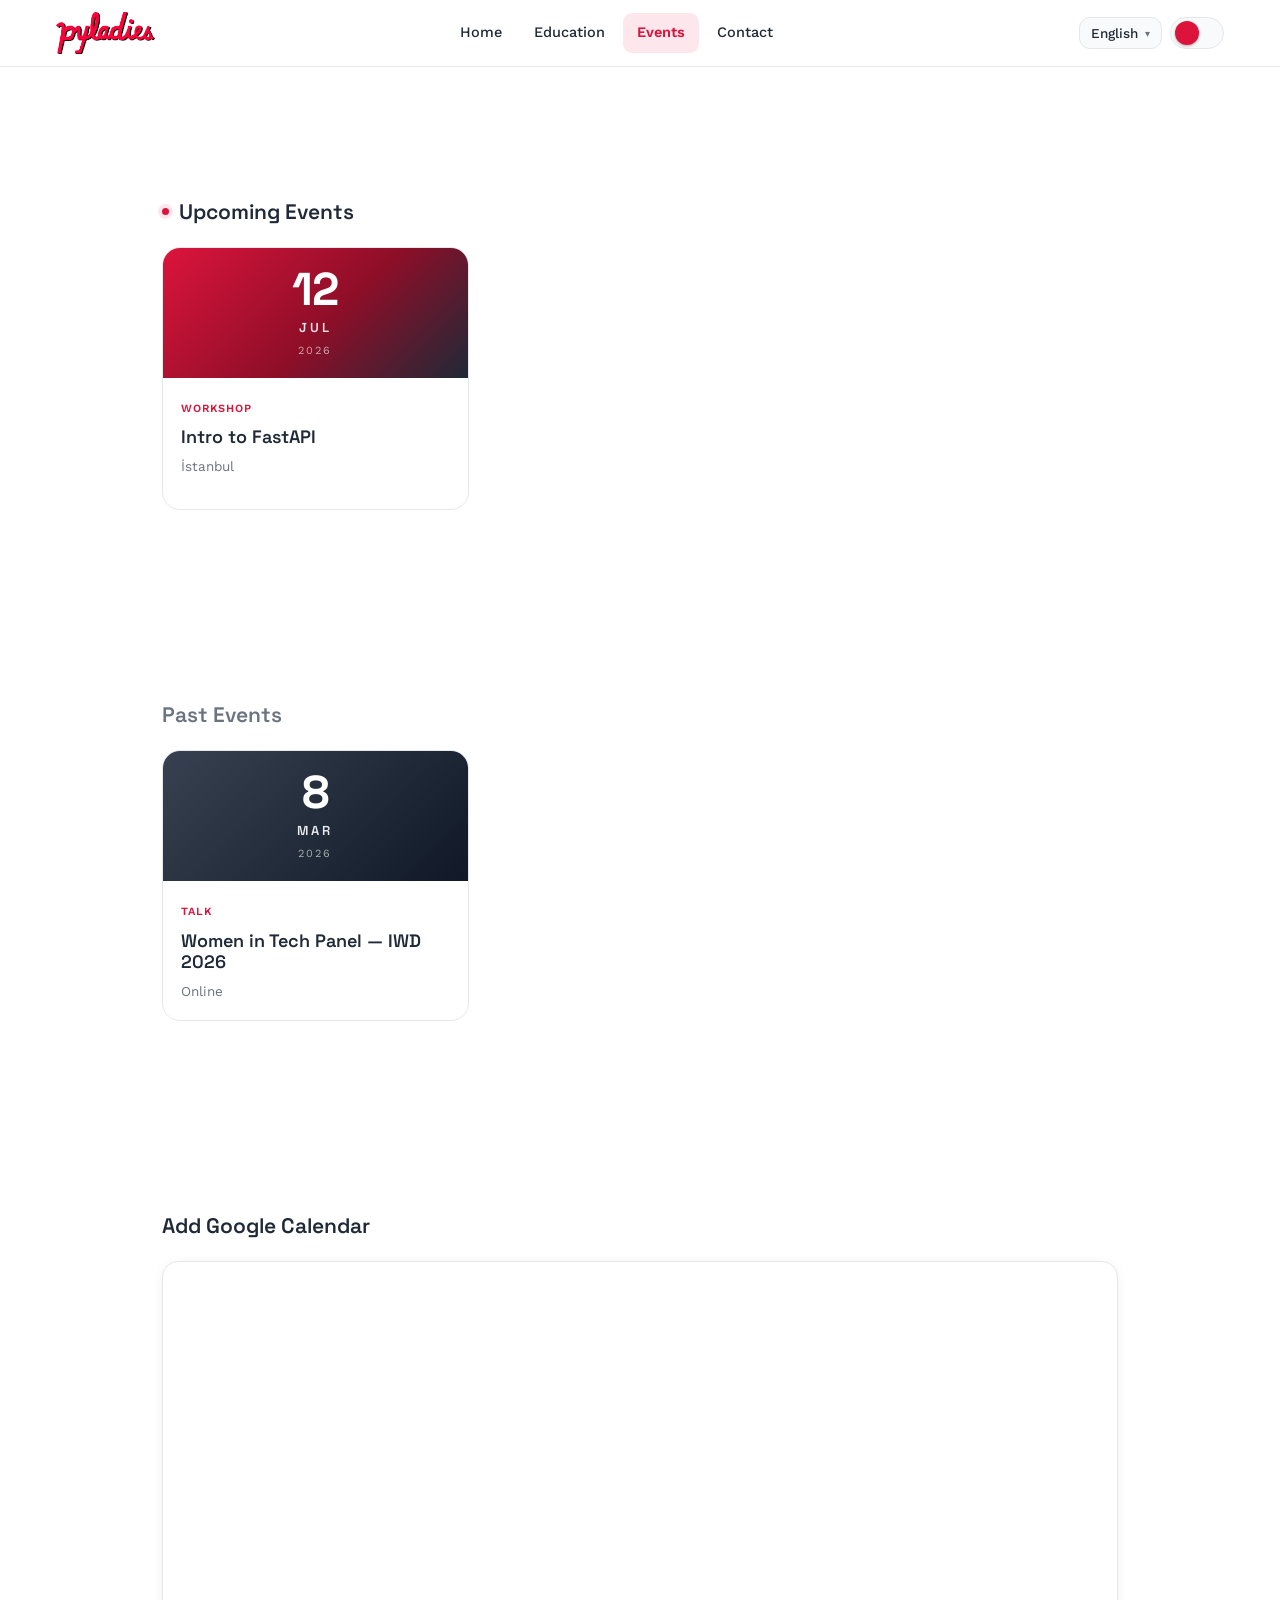
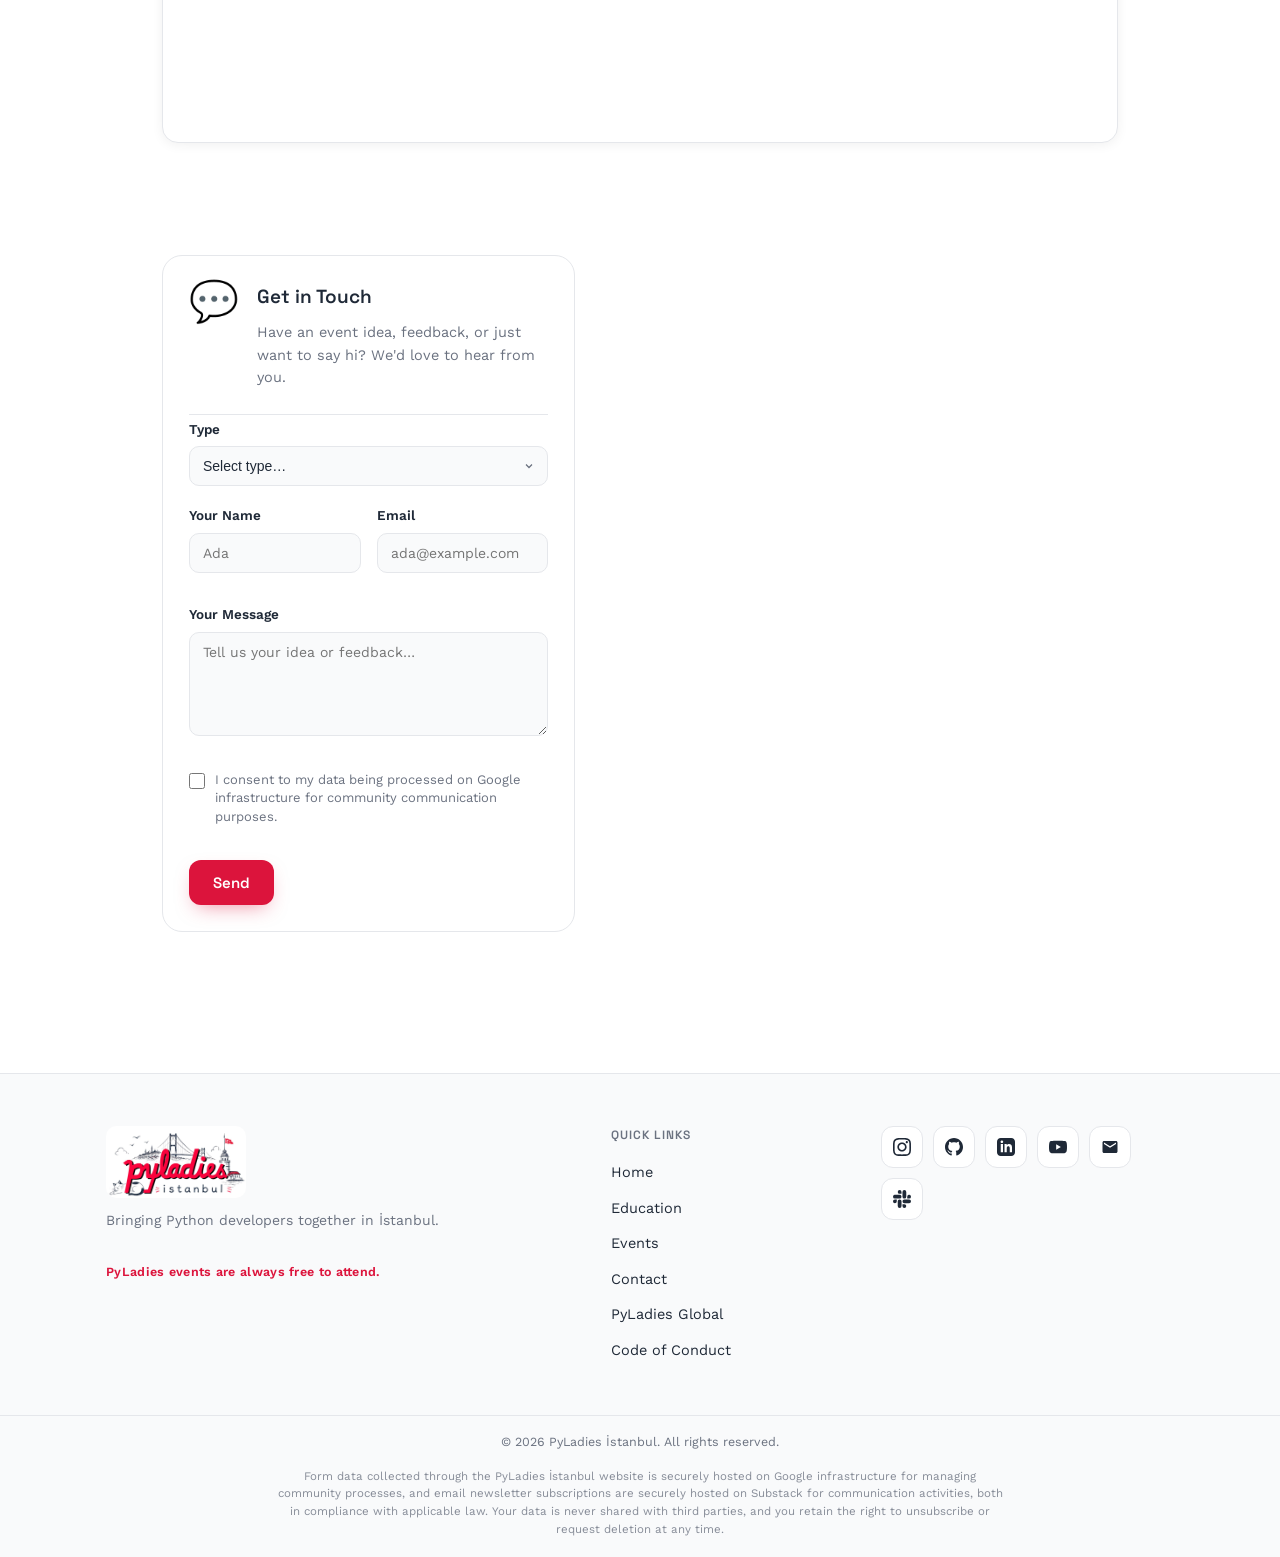
<file: istanbul/events.html>
<!DOCTYPE html>
<html lang="en" data-theme="light">
<head>
  <meta charset="UTF-8">
  <meta name="viewport" content="width=device-width, initial-scale=1.0">
  <title>Events — PyLadies İstanbul</title>
  <link rel="stylesheet" href="css/style.css">
  <link rel="preconnect" href="https://fonts.googleapis.com">
  <link rel="preconnect" href="https://fonts.gstatic.com" crossorigin>
  <link href="https://fonts.googleapis.com/css2?family=Space+Grotesk:wght@400;500;600;700&family=Work+Sans:wght@400;500;600&display=swap" rel="stylesheet">
</head>
<body>

  <!-- ── Header ───────────────────────────────────────────────────── -->
  <header class="site-header">
    <a href="index.html" class="header-logo" aria-label="PyLadies İstanbul home">
      <img src="assets/logos/pyladies-wordmark.png" alt="PyLadies" height="32">
    </a>

    <nav class="site-nav" aria-label="Main navigation">
      <a href="index.html" class="nav-link" data-i18n="nav_home">Home</a>
      <a href="education.html" class="nav-link" data-i18n="nav_education">Education</a>
      <a href="events.html" class="nav-link" data-i18n="nav_events">Events</a>
      <a href="contact.html" class="nav-link" data-i18n="nav_contact">Contact</a>
    </nav>

    <div class="header-controls">
      <div class="lang-picker">
        <button class="lang-trigger" aria-haspopup="listbox" aria-expanded="false">
          🇬🇧 English <span class="lang-arrow">▾</span>
        </button>
        <div class="lang-menu" role="listbox"></div>
      </div>
      <button class="dark-toggle" aria-label="Toggle dark mode">
        <span class="toggle-knob"></span>
      </button>
    </div>
  </header>

  <!-- ── Main ─────────────────────────────────────────────────────── -->
  <main class="events-main">

    <!-- Upcoming Events -->
    <section class="ev-section">
      <div class="section-inner">
        <h2 class="ev-section-h2">
          <span class="ev-live-dot" aria-hidden="true"></span>
          <span data-i18n="ev_upcoming_h2">Upcoming Events</span>
        </h2>
        <div class="events-grid" id="upcoming-grid">
          <!-- populated by events.js -->
        </div>
      </div>
    </section>

    <!-- Past Events -->
    <section class="ev-section ev-section--past">
      <div class="section-inner">
        <h2 class="ev-section-h2" data-i18n="ev_past_h2">Past Events</h2>
        <div class="events-grid" id="past-grid">
          <!-- populated by events.js -->
        </div>
      </div>
    </section>

    <!-- Google Calendar -->
    <section class="ev-section ev-calendar-section">
      <div class="section-inner">
        <h2 class="ev-section-h2" data-i18n="loop_cal_label">Add Google Calendar</h2>
        <div class="calendar-embed-wrap">
          <iframe
            src="https://calendar.google.com/calendar/embed?src=c_749ffe4b8b1cc6117b0de0ab77afa46daa3dd10a9bea1d2652a218db92447c77%40group.calendar.google.com&ctz=Europe%2FIstanbul&wkst=2&bgcolor=%23ffffff&showTitle=0&showNav=1&showDate=1&showPrint=0&showTabs=1&showCalendars=0"
            style="border:0"
            width="100%"
            height="480"
            frameborder="0"
            scrolling="no"
            title="PyLadies İstanbul Calendar"
            loading="lazy"
          ></iframe>
        </div>
      </div>
    </section>

    <!-- Get in Touch -->
    <section class="forms-section">
      <div class="section-inner">
        <div class="form-card community-form-card">
          <div class="form-card-header">
            <span class="form-card-header-icon" aria-hidden="true">💬</span>
            <div class="form-card-header-text">
              <h2 class="form-card-title" data-i18n="contact_kicker">Get in Touch</h2>
              <p class="form-card-desc" data-i18n="form_desc">Have an event idea, feedback, or just want to say hi? We'd love to hear from you.</p>
            </div>
          </div>
          <form id="community-form" novalidate>

            <label class="form-label" data-i18n="form_type_label">Type</label>
            <select class="form-input form-select" id="form-type">
              <option value="" disabled selected data-i18n="form_type_placeholder">Select type…</option>
              <!-- DIKKAT: value degerleri Google Forms'taki secenek metinleriyle
                   BIREBIR ayni olmak zorunda. Tek harf farki tum gonderimi
                   sessizce dusurur. Gorunen etiket data-i18n ile cevrilir,
                   gonderilen deger value'dur. -->
              <option value="Etkinlik Önerisi / Suggest an Event" data-i18n="form_type_event">Event Suggestion</option>
              <option value="Geri Bildirim / Share Feedback" data-i18n="form_type_feedback">Feedback</option>
            </select>
            <span class="form-error" id="err-type"></span>

            <div class="form-row">
              <div class="form-col">
                <label class="form-label" data-i18n="suggest_name_label">Your Name</label>
                <input class="form-input" id="form-name" type="text" data-i18n="suggest_name_ph" placeholder="Ada">
                <span class="form-error" id="err-name"></span>
              </div>
              <div class="form-col">
                <label class="form-label" data-i18n="suggest_email_label">Email</label>
                <input class="form-input" id="form-email" type="email" data-i18n="suggest_email_ph" placeholder="ada@example.com">
                <span class="form-error" id="err-email"></span>
              </div>
            </div>

            <label class="form-label" data-i18n="form_message_label">Your Message</label>
            <textarea class="form-textarea" id="form-message" rows="5" data-i18n="form_message_ph" placeholder="Tell us your idea or feedback…"></textarea>
            <span class="form-error" id="err-message"></span>

            <label class="form-checkbox-label">
              <input type="checkbox" class="form-checkbox" id="form-consent">
              <span data-i18n="form_consent">I consent to my data being processed on Google infrastructure for community communication purposes.</span>
            </label>
            <span class="form-error" id="err-consent"></span>

            <button type="submit" class="btn-primary form-submit-btn" id="form-submit" data-i18n="form_send_btn">Send</button>
          </form>
          <div id="community-thanks" hidden class="form-thanks-block">
            <p>Thank you! We'll review your message soon.</p>
          </div>
        </div>
      </div>
    </section>

  </main>

  <!-- ── Modal ────────────────────────────────────────────────────── -->
  <div id="event-modal" class="modal-overlay" role="dialog" aria-modal="true" aria-label="Event details">
    <div class="modal-card">
      <!-- populated by events.js -->
    </div>
  </div>

  <!-- ── Footer ───────────────────────────────────────────────────── -->
  <footer class="site-footer">
    <div class="footer-inner">
      <div class="footer-brand">
        <img src="assets/logos/pyladies-istanbul.png" alt="PyLadies İstanbul" class="footer-logo">
        <p class="footer-blurb" data-i18n="footer_tagline">Bringing Python developers together in İstanbul.</p>
        <p class="footer-free" data-i18n="footer_events_free">PyLadies events are always free to attend.</p>
      </div>
      <div class="footer-links">
        <p class="footer-links-label" data-i18n="footer_links">Quick Links</p>
        <ul class="footer-links-list">
          <li><a href="index.html" data-i18n="nav_home">Home</a></li>
          <li><a href="education.html" data-i18n="nav_education">Education</a></li>
          <li><a href="events.html" data-i18n="nav_events">Events</a></li>
          <li><a href="contact.html" data-i18n="nav_contact">Contact</a></li>
          <li><a href="https://pyladies.com/" target="_blank" rel="noopener">PyLadies Global</a></li>
          <li><a href="https://pyladies.com/CodeOfConduct/" target="_blank" rel="noopener" data-i18n="coc_link">Code of Conduct</a></li>
        </ul>
      </div>
      <div class="footer-socials">
        <div class="social-icons">
          <a href="https://instagram.com/pyladiesistanbul" class="social-icon-btn" aria-label="Instagram"><svg width="18" height="18" viewBox="0 0 24 24" fill="currentColor"><path d="M12 2.163c3.204 0 3.584.012 4.85.07 3.252.148 4.771 1.691 4.919 4.919.058 1.265.069 1.645.069 4.849 0 3.205-.012 3.584-.069 4.849-.149 3.225-1.664 4.771-4.919 4.919-1.266.058-1.644.07-4.85.07-3.204 0-3.584-.012-4.849-.07-3.26-.149-4.771-1.699-4.919-4.92-.058-1.265-.07-1.644-.07-4.849 0-3.204.013-3.583.07-4.849.149-3.227 1.664-4.771 4.919-4.919 1.266-.057 1.645-.069 4.849-.069zm0-2.163c-3.259 0-3.667.014-4.947.072-4.358.2-6.78 2.618-6.98 6.98-.059 1.281-.073 1.689-.073 4.948 0 3.259.014 3.668.072 4.948.2 4.358 2.618 6.78 6.98 6.98 1.281.058 1.689.072 4.948.072 3.259 0 3.668-.014 4.948-.072 4.354-.2 6.782-2.618 6.979-6.98.059-1.28.073-1.689.073-4.948 0-3.259-.014-3.667-.072-4.947-.196-4.354-2.617-6.78-6.979-6.98-1.281-.059-1.69-.073-4.949-.073zm0 5.838c-3.403 0-6.162 2.759-6.162 6.162s2.759 6.163 6.162 6.163 6.162-2.759 6.162-6.163c0-3.403-2.759-6.162-6.162-6.162zm0 10.162c-2.209 0-4-1.79-4-4 0-2.209 1.791-4 4-4s4 1.791 4 4c0 2.21-1.791 4-4 4zm6.406-11.845c-.796 0-1.441.645-1.441 1.44s.645 1.44 1.441 1.44c.795 0 1.439-.645 1.439-1.44s-.644-1.44-1.439-1.44z"/></svg></a>
          <a href="https://github.com/pyladiesistanbul" class="social-icon-btn" aria-label="GitHub"><svg width="18" height="18" viewBox="0 0 24 24" fill="currentColor"><path d="M12 0c-6.626 0-12 5.373-12 12 0 5.302 3.438 9.8 8.207 11.387.599.111.793-.261.793-.577v-2.234c-3.338.726-4.033-1.416-4.033-1.416-.546-1.387-1.333-1.756-1.333-1.756-1.089-.745.083-.729.083-.729 1.205.084 1.839 1.237 1.839 1.237 1.07 1.834 2.807 1.304 3.492.997.107-.775.418-1.305.762-1.604-2.665-.305-5.467-1.334-5.467-5.931 0-1.311.469-2.381 1.236-3.221-.124-.303-.535-1.524.117-3.176 0 0 1.008-.322 3.301 1.23.957-.266 1.983-.399 3.003-.404 1.02.005 2.047.138 3.006.404 2.291-1.552 3.297-1.23 3.297-1.23.653 1.653.242 2.874.118 3.176.77.84 1.235 1.911 1.235 3.221 0 4.609-2.807 5.624-5.479 5.921.43.372.823 1.102.823 2.222v3.293c0 .319.192.694.801.576 4.765-1.589 8.199-6.086 8.199-11.386 0-6.627-5.373-12-12-12z"/></svg></a>
          <a href="https://www.linkedin.com/company/pyladies-istanbul" class="social-icon-btn" aria-label="LinkedIn"><svg width="18" height="18" viewBox="0 0 24 24" fill="currentColor"><path d="M19 0h-14c-2.761 0-5 2.239-5 5v14c0 2.761 2.239 5 5 5h14c2.762 0 5-2.239 5-5v-14c0-2.761-2.238-5-5-5zm-11 19h-3v-11h3v11zm-1.5-12.268c-.966 0-1.75-.79-1.75-1.764s.784-1.764 1.75-1.764 1.75.79 1.75 1.764-.783 1.764-1.75 1.764zm13.5 12.268h-3v-5.604c0-3.368-4-3.113-4 0v5.604h-3v-11h3v1.765c1.396-2.586 7-2.777 7 2.476v6.759z"/></svg></a>
          <a href="https://www.youtube.com/channel/UC7tQ-cKS4-Wk_Dm1e71R5ow" class="social-icon-btn" aria-label="YouTube"><svg width="18" height="18" viewBox="0 0 24 24" fill="currentColor"><path d="M23.498 6.186a3.016 3.016 0 0 0-2.122-2.136C19.505 3.545 12 3.545 12 3.545s-7.505 0-9.377.505A3.017 3.017 0 0 0 .502 6.186C0 8.07 0 12 0 12s0 3.93.502 5.814a3.016 3.016 0 0 0 2.122 2.136c1.871.505 9.376.505 9.376.505s7.505 0 9.377-.505a3.015 3.015 0 0 0 2.122-2.136C24 15.93 24 12 24 12s0-3.93-.502-5.814zM9.545 15.568V8.432L15.818 12l-6.273 3.568z"/></svg></a>
          <a href="mailto:istanbul@pyladies.com" class="social-icon-btn" aria-label="Email"><svg width="18" height="18" viewBox="0 0 24 24" fill="currentColor"><path d="M20 4H4c-1.1 0-2 .9-2 2v12c0 1.1.9 2 2 2h16c1.1 0 2-.9 2-2V6c0-1.1-.9-2-2-2zm0 4l-8 5-8-5V6l8 5 8-5v2z"/></svg></a>
          <a href="https://slackin.pyladies.com/" class="social-icon-btn" aria-label="Slack" target="_blank"><svg width="18" height="18" viewBox="0 0 24 24" fill="currentColor"><path d="M5.042 15.165a2.528 2.528 0 0 1-2.52 2.523A2.528 2.528 0 0 1 0 15.165a2.527 2.527 0 0 1 2.522-2.52h2.52v2.52zM6.313 15.165a2.527 2.527 0 0 1 2.521-2.52 2.527 2.527 0 0 1 2.521 2.52v6.313A2.528 2.528 0 0 1 8.834 24a2.528 2.528 0 0 1-2.521-2.522v-6.313zM8.834 5.042a2.528 2.528 0 0 1-2.521-2.52A2.528 2.528 0 0 1 8.834 0a2.528 2.528 0 0 1 2.521 2.522v2.52H8.834zM8.834 6.313a2.528 2.528 0 0 1 2.521 2.521 2.528 2.528 0 0 1-2.521 2.521H2.522A2.528 2.528 0 0 1 0 8.834a2.528 2.528 0 0 1 2.522-2.521h6.312zM18.956 8.834a2.528 2.528 0 0 1 2.522-2.521A2.528 2.528 0 0 1 24 8.834a2.528 2.528 0 0 1-2.522 2.521h-2.522V8.834zM17.688 8.834a2.528 2.528 0 0 1-2.523 2.521 2.527 2.527 0 0 1-2.52-2.521V2.522A2.527 2.527 0 0 1 15.165 0a2.528 2.528 0 0 1 2.523 2.522v6.312zM15.165 18.956a2.528 2.528 0 0 1 2.523 2.522A2.528 2.528 0 0 1 15.165 24a2.527 2.527 0 0 1-2.52-2.522v-2.522h2.52zM15.165 17.688a2.527 2.527 0 0 1-2.52-2.523 2.526 2.526 0 0 1 2.52-2.52h6.313A2.527 2.527 0 0 1 24 15.165a2.528 2.528 0 0 1-2.522 2.523h-6.313z"/></svg></a>
        </div>
      </div>
    </div>
    <p class="footer-rights" data-i18n="footer_rights">© 2026 PyLadies İstanbul. All rights reserved.</p>
    <p class="footer-privacy" data-i18n="footer_privacy">Name and contact information collected through the PyLadies İstanbul website is securely stored on Google Drive using Google Forms infrastructure, solely for community communication and reviewing event suggestions. Your data will never be shared with third parties, and you may request deletion at any time via email.</p>
  </footer>

  <script src="js/core.js"></script>
  <script src="js/events.js"></script>
</body>
</html>
</file>
<file: istanbul/css/style.css>
/* =============================================
   PyLadies İstanbul — style.css
   Colors: Crimson #DC143C | Charcoal #1F2937
           Soft Gray #D1D5DB | White #FFFFFF
   ============================================= */

/* ===== CSS CUSTOM PROPERTIES ===== */
:root {
  --bg:          #FFFFFF;
  --ink:         #1F2937;
  --muted:       #6B7280;
  --card:        #FFFFFF;
  --soft:        #F9FAFB;
  --line:        #E5E7EB;
  --accent:      #DC143C;
  --accent-soft: #FDE7EC;
  --font-head:   'Space Grotesk', system-ui, sans-serif;
  --font-body:   'Work Sans', system-ui, sans-serif;
}

[data-theme="dark"] {
  --bg:          #1F2937;
  --ink:         #FFFFFF;
  --muted:       #D1D5DB;
  --card:        #283544;
  --soft:        #243140;
  --line:        #3A4756;
  --accent-soft: #3A1622;
}

/* ===== RESET & BASE ===== */
*, *::before, *::after { box-sizing: border-box; margin: 0; padding: 0; }
html { scroll-behavior: smooth; }

body {
  font-family: var(--font-body);
  background: var(--bg);
  color: var(--ink);
  min-height: 100vh;
  transition: background 0.35s, color 0.35s;
  line-height: 1.6;
}

button  { font-family: inherit; cursor: pointer; }
input, textarea { font-family: inherit; }
a       { color: inherit; }
img, video { max-width: 100%; display: block; }

/* ===== KEYFRAMES ===== */
@keyframes pl-pop {
  0%   { transform: translateY(14px) scale(0.96); opacity: 0; }
  100% { transform: translateY(0) scale(1); opacity: 1; }
}
@keyframes pl-fade  { from { opacity: 0; } to { opacity: 1; } }
@keyframes pl-sway  { 0%,100% { transform: rotate(-2deg); } 50% { transform: rotate(2deg); } }
@keyframes pl-tear  { 0% { transform:translateY(0);opacity:0; } 20% { opacity:1; } 100% { transform:translateY(22px);opacity:0; } }

/* ===== SHARED COMPONENTS ===== */

.btn-primary {
  display: inline-flex;
  align-items: center;
  gap: 8px;
  border: none;
  background: var(--accent);
  color: #fff;
  font-family: var(--font-head);
  font-weight: 600;
  font-size: 15px;
  padding: 13px 24px;
  border-radius: 12px;
  cursor: pointer;
  box-shadow: 0 8px 20px -8px rgba(220,20,60,.5);
  text-decoration: none;
  transition: opacity .2s, transform .15s;
}
.btn-primary:hover { opacity: .9; transform: translateY(-1px); }

.btn-secondary {
  display: inline-flex;
  align-items: center;
  gap: 8px;
  background: none;
  color: var(--ink);
  border: 1px solid var(--line);
  font-family: var(--font-head);
  font-weight: 600;
  font-size: 15px;
  padding: 13px 24px;
  border-radius: 12px;
  cursor: pointer;
  text-decoration: none;
  transition: border-color .2s, transform .15s;
}
.btn-secondary:hover { border-color: var(--accent); transform: translateY(-1px); }

.kicker {
  display: inline-block;
  font-size: 12px;
  letter-spacing: 2px;
  text-transform: uppercase;
  font-weight: 600;
  color: var(--accent);
  margin-bottom: 10px;
}

.text-accent { color: var(--accent); }
.text-muted  { color: var(--muted); }

/* ===== HEADER ===== */
.site-header {
  position: sticky;
  top: 0;
  z-index: 40;
  display: flex;
  align-items: center;
  justify-content: space-between;
  gap: 16px;
  padding: 12px clamp(16px, 5vw, 56px);
  background: var(--bg);
  border-bottom: 1px solid var(--line);
  transition: background .35s, border-color .35s;
}

.header-logo {
  display: flex;
  align-items: center;
  text-decoration: none;
  flex-shrink: 0;
}
.header-logo img { height: 42px; width: auto; }

.site-nav { display: flex; align-items: center; gap: 4px; }

.nav-link {
  border: none;
  font-family: var(--font-body);
  font-size: 14.5px;
  font-weight: 500;
  padding: 8px 14px;
  border-radius: 9px;
  background: transparent;
  color: var(--ink);
  text-decoration: none;
  transition: background .2s, color .2s;
  white-space: nowrap;
}
.nav-link:hover    { background: var(--soft); }
.nav-link.active   { background: var(--accent-soft); color: var(--accent); font-weight: 600; }

.header-controls { display: flex; align-items: center; gap: 8px; flex-shrink: 0; }

/* Language picker */
.lang-picker { position: relative; }

.lang-trigger {
  display: flex;
  align-items: center;
  gap: 7px;
  border: 1px solid var(--line);
  border-radius: 11px;
  background: var(--soft);
  color: var(--ink);
  padding: 7px 11px;
  font-size: 13.5px;
  font-weight: 500;
  cursor: pointer;
  transition: border-color .2s;
}
.lang-trigger:hover { border-color: var(--accent); }
.lang-flag    { font-size: 16px; line-height: 1; }
.lang-chevron { font-size: 9px; color: var(--muted); }

.lang-menu {
  position: absolute;
  right: 0;
  top: calc(100% + 8px);
  z-index: 46;
  background: var(--card);
  border: 1px solid var(--line);
  border-radius: 13px;
  box-shadow: 0 18px 44px -18px rgba(31,41,55,.45);
  padding: 6px;
  min-width: 158px;
  display: none;
}
.lang-menu.open { display: block; animation: pl-fade .15s ease; }

.lang-option {
  display: flex;
  align-items: center;
  gap: 10px;
  width: 100%;
  text-align: left;
  border: none;
  border-radius: 9px;
  padding: 9px 11px;
  background: transparent;
  color: var(--ink);
  font-size: 14px;
  font-weight: 500;
  cursor: pointer;
  transition: background .15s;
}
.lang-option:hover   { background: var(--soft); }
.lang-option.current { background: var(--accent-soft); color: var(--accent); font-weight: 600; }
.lang-option .flag   { font-size: 17px; line-height: 1; }

/* Dark mode toggle */
.dark-toggle {
  position: relative;
  width: 54px;
  height: 32px;
  border-radius: 20px;
  border: 1px solid var(--line);
  background: var(--soft);
  cursor: pointer;
  padding: 0;
  flex-shrink: 0;
  transition: border-color .2s;
}
.dark-toggle:hover { border-color: var(--accent); }

.toggle-knob {
  position: absolute;
  top: 3px;
  left: 4px;
  width: 24px;
  height: 24px;
  border-radius: 50%;
  background: var(--accent);
  box-shadow: 0 1px 3px rgba(0,0,0,.3);
  transition: left .25s, background .25s;
}
[data-theme="dark"] .toggle-knob { left: 25px; background: #F2546E; }

/* ===== FOOTER ===== */
.site-footer {
  border-top: 1px solid var(--line);
  background: var(--soft);
  transition: background .35s, border-color .35s;
}

.footer-inner {
  max-width: 1180px;
  margin: 0 auto;
  padding: clamp(36px, 5vw, 52px) clamp(16px, 5vw, 56px);
  display: grid;
  grid-template-columns: 1.5fr 1fr;
  gap: 36px;
  align-items: start;
}

.footer-logo-wrap { margin-bottom: 16px; }
.footer-logo {
  height: auto;
  width: 140px;
  border-radius: 10px;
}

.footer-blurb {
  color: var(--muted);
  font-size: 14px;
  line-height: 1.55;
  margin-bottom: 18px;
  max-width: 42ch;
}

.footer-col-title {
  font-family: var(--font-head);
  font-weight: 600;
  font-size: 13px;
  text-transform: uppercase;
  letter-spacing: 1px;
  color: var(--muted);
  margin-bottom: 14px;
}

.footer-links-list { display: flex; flex-direction: column; gap: 10px; list-style: none; }

.footer-link {
  text-decoration: none;
  font-size: 14.5px;
  transition: color .15s;
}
.footer-link:hover { color: var(--accent); }

.footer-bottom {
  border-top: 1px solid var(--line);
  padding: 16px clamp(16px, 5vw, 56px);
  font-size: 12.5px;
  color: var(--muted);
  text-align: center;
}

/* ===== SOCIAL ICONS (row of icon squares) ===== */
.social-icons { display: flex; flex-wrap: wrap; gap: 10px; }

.social-icon-btn {
  display: grid;
  place-items: center;
  width: 42px;
  height: 42px;
  border-radius: 12px;
  border: 1px solid var(--line);
  color: var(--ink);
  text-decoration: none;
  background: var(--card);
  transition: transform .15s, border-color .15s, color .15s;
}
.social-icon-btn:hover { transform: translateY(-2px); border-color: var(--accent); color: var(--accent); }

/* ===== SOCIAL CARDS (labeled cards) ===== */
.social-cards-grid {
  display: grid;
  grid-template-columns: repeat(auto-fit, minmax(200px, 1fr));
  gap: 12px;
}

.social-card-btn {
  display: flex;
  align-items: center;
  gap: 13px;
  text-decoration: none;
  color: var(--ink);
  border: 1px solid var(--line);
  border-radius: 14px;
  padding: 14px 16px;
  background: var(--card);
  transition: border-color .15s, transform .15s;
}
.social-card-btn:hover { border-color: var(--accent); transform: translateY(-2px); }

.social-card-icon {
  display: grid;
  place-items: center;
  width: 40px;
  height: 40px;
  border-radius: 11px;
  background: var(--accent-soft);
  color: var(--accent);
  flex-shrink: 0;
}

.social-card-info { display: flex; flex-direction: column; line-height: 1.3; }
.social-card-name   { font-weight: 600; font-size: 14.5px; }
.social-card-handle { font-size: 12.5px; color: var(--muted); }

/* =============================================
   HOME PAGE
   ============================================= */

/* Hero */
.hero-section {
  max-width: 1240px;
  margin: 0 auto;
  padding: clamp(24px,4vw,44px) clamp(16px,5vw,56px) clamp(20px,3vw,36px);
}

.hero-frame {
  position: relative;
  width: 100%;
  border-radius: 24px;
  border: 1px solid var(--line);
  background: var(--soft);
  overflow: hidden;
  height: clamp(280px, 38vw, 430px);
  box-shadow: 0 24px 60px -40px rgba(31,41,55,.5);
}

.hero-videos { width: 100%; height: 100%; }

.hero-videos video {
  width: 100%;
  height: 100%;
  object-fit: cover;
}

.hero-badge {
  position: absolute;
  left: 16px;
  top: 16px;
  z-index: 2;
  font-family: var(--font-head);
  font-size: 11px;
  letter-spacing: .5px;
  text-transform: uppercase;
  color: var(--muted);
  background: var(--bg);
  border: 1px solid var(--line);
  border-radius: 999px;
  padding: 6px 12px;
}

.hero-text {
  text-align: center;
  max-width: 760px;
  margin: clamp(26px,4vw,42px) auto 0;
}

.hero-h1 {
  font-family: var(--font-head);
  font-weight: 700;
  font-size: clamp(32px, 5vw, 56px);
  line-height: 1.05;
  letter-spacing: -1.2px;
  margin-bottom: 18px;
}

.hero-sub {
  font-size: 17.5px;
  line-height: 1.6;
  color: var(--muted);
  margin: 0 auto 26px;
  max-width: 54ch;
}

.hero-ctas { display: flex; gap: 12px; flex-wrap: wrap; justify-content: center; }

/* What we do */
.what-section {
  max-width: 1180px;
  margin: 0 auto;
  padding: clamp(34px,5vw,60px) clamp(16px,5vw,56px);
}

.section-title {
  font-family: var(--font-head);
  font-weight: 700;
  font-size: clamp(24px,3.2vw,34px);
  letter-spacing: -.5px;
  margin-bottom: 6px;
}
.section-sub { color: var(--muted); font-size: 16px; margin-bottom: 28px; }

.do-cards-grid {
  display: grid;
  grid-template-columns: repeat(auto-fit, minmax(230px, 1fr));
  gap: 18px;
}

.do-card {
  border: 1px solid var(--line);
  background: var(--card);
  border-radius: 18px;
  padding: 24px;
  transition: border-color .2s, transform .2s;
}
.do-card:hover { border-color: var(--accent); transform: translateY(-2px); }

.do-card-num {
  display: grid;
  place-items: center;
  width: 42px;
  height: 42px;
  border-radius: 12px;
  background: var(--accent-soft);
  color: var(--accent);
  font-family: var(--font-head);
  font-weight: 700;
  margin-bottom: 16px;
}
.do-card-title { font-family: var(--font-head); font-weight: 600; font-size: 18px; margin-bottom: 8px; }
.do-card-body  { color: var(--muted); font-size: 14.5px; line-height: 1.55; }

/* Stay in the loop */
.loop-section {
  max-width: 1180px;
  margin: 0 auto;
  padding: 0 clamp(16px,5vw,56px) clamp(20px,3vw,36px);
}

.loop-card {
  border: 1px solid var(--line);
  background: var(--card);
  border-radius: 22px;
  padding: clamp(24px,4vw,40px);
}

.loop-sub { color: var(--muted); font-size: 15.5px; margin: 8px 0 22px; }

.loop-grid {
  display: grid;
  grid-template-columns: 1fr 1fr;
  gap: 14px;
}

.cal-link {
  text-decoration: none;
  display: flex;
  align-items: center;
  justify-content: center;
  gap: 12px;
  border: 1px solid var(--line);
  border-radius: 14px;
  padding: 16px 18px;
  color: var(--ink);
  transition: border-color .15s, transform .15s;
  height: 100%;
  min-height: 80px;
  font-weight: 600;
  font-size: 15px;
}
.cal-link:hover { border-color: var(--accent); transform: translateY(-2px); }
.cal-link-inner { display: flex; align-items: center; gap: 12px; font-weight: 600; font-size: 15px; }

.substack-box { display: flex; flex-direction: column; gap: 10px; }
.substack-box iframe { border-radius: 12px; width: 100%; display: block; }
.nl-privacy { font-size: 12px; color: var(--muted); line-height: 1.5; }

.nl-box { border: 1px solid var(--line); border-radius: 14px; padding: 16px 18px; }
.nl-box-title { font-weight: 600; font-size: 15px; margin-bottom: 10px; }
.nl-thanks { color: var(--accent); font-weight: 600; font-size: 14px; }

.nl-form { display: flex; gap: 8px; }
.nl-input {
  flex: 1;
  min-width: 0;
  border: 1px solid var(--line);
  background: var(--soft);
  color: var(--ink);
  border-radius: 10px;
  padding: 10px 12px;
  font-size: 14px;
}
.nl-input:focus { outline: none; border-color: var(--accent); }

.nl-submit {
  border: none;
  background: var(--ink);
  color: #fff;
  font-family: var(--font-head);
  font-weight: 600;
  font-size: 13.5px;
  padding: 0 16px;
  border-radius: 10px;
  white-space: nowrap;
}
.nl-submit:hover { opacity: .9; }

/* Cat section */
.cat-section {
  max-width: 1180px;
  margin: 0 auto;
  padding: clamp(16px,3vw,28px) clamp(16px,5vw,56px);
  text-align: center;
}

.cat-section h2 {
  font-family: var(--font-head);
  font-weight: 700;
  font-size: clamp(22px,3vw,30px);
  letter-spacing: -.5px;
  margin-bottom: 22px;
}

.cat-img {
  width: 220px;
  height: 220px;
  object-fit: cover;
  border-radius: 20px;
  cursor: pointer;
  display: block;
  margin: 0 auto 14px;
  transition: transform .15s;
}
.cat-img:hover { transform: scale(1.04); }

.cat-counter { color: var(--muted); font-size: 15px; }

/* Follow band */
.follow-section {
  max-width: 1180px;
  margin: 0 auto;
  padding: clamp(20px,3vw,32px) clamp(16px,5vw,56px) clamp(40px,6vw,72px);
}

.follow-band {
  border: 1px solid var(--line);
  background: var(--soft);
  border-radius: 22px;
  padding: clamp(28px,4vw,44px);
  text-align: center;
}

.follow-title {
  font-family: var(--font-head);
  font-weight: 700;
  font-size: clamp(22px,3vw,30px);
  letter-spacing: -.5px;
  margin-bottom: 6px;
}
.follow-sub  { color: var(--muted); font-size: 15.5px; margin-bottom: 22px; }
.follow-band .social-icons { justify-content: center; flex-wrap: wrap; }

/* =============================================
   EVENTS PAGE
   ============================================= */

.events-main {
  max-width: 1180px;
  margin: 0 auto;
  padding: clamp(36px,6vw,64px) clamp(16px,5vw,56px) clamp(40px,6vw,80px);
}

.ev-section-h2 {
  font-family: var(--font-head);
  font-weight: 600;
  font-size: 21px;
  margin-bottom: 18px;
  display: flex;
  align-items: center;
  gap: 10px;
}

.ev-live-dot {
  width: 7px;
  height: 7px;
  border-radius: 50%;
  background: var(--accent);
  box-shadow: 0 0 0 4px var(--accent-soft);
  flex-shrink: 0;
}

.events-grid {
  display: grid;
  grid-template-columns: repeat(auto-fill, minmax(280px, 1fr));
  gap: 18px;
  margin-bottom: 48px;
}

.event-card {
  text-align: left;
  cursor: pointer;
  border: 1px solid var(--line);
  background: var(--card);
  border-radius: 18px;
  overflow: hidden;
  padding: 0;
  color: var(--ink);
  font-family: inherit;
  width: 100%;
  transition: border-color .2s, transform .2s;
}
.event-card:hover { border-color: var(--accent); transform: translateY(-2px); }

/* ── Tarih blogu (fotograf yerine) ─────────────────────────────── */
.event-datebox {
  height: 130px;
  flex-shrink: 0;
  display: flex;
  flex-direction: column;
  align-items: center;
  justify-content: center;
  color: #fff;
  background: linear-gradient(135deg, #DC143C 0%, #8E0E28 55%, #1F2937 100%);
}
.event-datebox.past {
  background: linear-gradient(135deg, #374151 0%, #1F2937 60%, #111827 100%);
}
.event-datebox .dbx-day {
  font-family: var(--font-head);
  font-weight: 700;
  font-size: 46px;
  line-height: 1;
  letter-spacing: -1px;
}
.event-datebox .dbx-month {
  font-family: var(--font-head);
  font-weight: 600;
  font-size: 13px;
  letter-spacing: 3px;
  margin-top: 6px;
  opacity: .9;
}
.event-datebox .dbx-year {
  font-size: 11px;
  letter-spacing: 2px;
  margin-top: 3px;
  opacity: .6;
}

/* Modal basligindaki tarih blogu */
.modal-photo--date {
  height: 130px;
  overflow: hidden;
  border-radius: 22px 22px 0 0;
}
.modal-photo--date .event-datebox { height: 100%; }


.event-photo {
  height: 130px;
}
.event-photo.past {
  height: 110px;
}

.event-card-body { padding: 18px 20px 20px; }
.event-card-body.past { padding: 16px 20px 18px; }

.event-tag { display: inline-block; font-size: 11px; font-weight: 600; letter-spacing: 1px; text-transform: uppercase; color: var(--accent); margin-bottom: 9px; }
.event-tag.past { color: var(--muted); }

.event-card-title { font-family: var(--font-head); font-weight: 600; font-size: 18px; margin-bottom: 8px; line-height: 1.2; }
.event-card-title.past { font-size: 16.5px; margin-bottom: 6px; }

.event-meta { display: flex; align-items: center; gap: 7px; color: var(--muted); font-size: 13.5px; }
.event-meta.past { font-size: 13px; }

/* Suggest + Feedback */
.forms-section { display: grid; grid-template-columns: 1fr 1fr; gap: 18px; margin-top: 48px; }

.form-card { border: 1px solid var(--line); background: var(--card); border-radius: 20px; padding: 26px; }

.form-card-title {
  font-family: var(--font-head);
  font-weight: 600;
  font-size: 19px;
  margin-bottom: 6px;
  display: flex;
  align-items: center;
  gap: 9px;
}
.form-card-body { color: var(--muted); font-size: 14.5px; line-height: 1.5; margin-bottom: 16px; }
.form-thanks    { color: var(--accent); font-weight: 600; font-size: 14.5px; }

.form-inputs { display: flex; flex-direction: column; gap: 10px; }

.form-input, .form-textarea {
  border: 1px solid var(--line);
  background: var(--soft);
  color: var(--ink);
  border-radius: 10px;
  padding: 11px 13px;
  font-size: 14px;
  width: 100%;
}
.form-input:focus, .form-textarea:focus { outline: none; border-color: var(--accent); }
.form-textarea { resize: vertical; }

.form-rating-row   { display: flex; align-items: center; gap: 7px; }
.form-rating-label { font-size: 13px; color: var(--muted); }
.form-stars        { color: var(--accent); font-size: 17px; letter-spacing: 2px; }

.form-submit {
  align-self: flex-start;
  border: none;
  background: var(--accent);
  color: #fff;
  font-family: var(--font-head);
  font-weight: 600;
  font-size: 14px;
  padding: 11px 20px;
  border-radius: 11px;
  cursor: pointer;
  transition: opacity .2s;
}
.form-submit:hover { opacity: .9; }
.form-submit.outline { background: none; border: 1px solid var(--accent); color: var(--accent); }

/* =============================================
   CONTACT PAGE
   ============================================= */

.contact-main {
  max-width: 1080px;
  margin: 0 auto;
  padding: clamp(36px,6vw,64px) clamp(16px,5vw,56px) clamp(40px,6vw,80px);
}

.contact-hero-grid {
  display: grid;
  grid-template-columns: 1.1fr .9fr;
  gap: 48px;
  align-items: center;
  margin-bottom: clamp(36px,5vw,56px);
}

.contact-h1 {
  font-family: var(--font-head);
  font-weight: 700;
  font-size: clamp(30px,4.4vw,46px);
  letter-spacing: -1px;
  line-height: 1.05;
  margin-bottom: 16px;
}
.contact-sub { color: var(--muted); font-size: 17px; line-height: 1.6; max-width: 46ch; }

.cat-keyboard-wrap {
  position: relative;
  border: 1px solid var(--line);
  background: var(--soft);
  border-radius: 22px;
  padding: 30px 24px 26px;
  text-align: center;
}

.speech-bubble {
  position: relative;
  display: inline-block;
  background: var(--accent-soft);
  color: var(--accent);
  border-radius: 14px;
  padding: 10px 14px;
  font-size: 13px;
  font-weight: 600;
  margin-bottom: 18px;
  animation: pl-sway 3.4s ease-in-out infinite;
  transform-origin: bottom center;
}
.speech-bubble::after {
  content: '';
  position: absolute;
  left: 24px;
  bottom: -7px;
  width: 0; height: 0;
  border-left: 8px solid transparent;
  border-right: 8px solid transparent;
  border-top: 8px solid var(--accent-soft);
}

.bug-note { margin-top: 16px; font-size: 12.5px; color: var(--muted); font-style: italic; }

.contact-socials-section { margin-bottom: clamp(32px,5vw,48px); }
.contact-socials-h2 { font-family: var(--font-head); font-weight: 600; font-size: 20px; margin-bottom: 16px; }

/* =============================================
   EVENT MODAL
   ============================================= */

.modal-overlay {
  position: fixed;
  inset: 0;
  z-index: 80;
  background: rgba(31,41,55,.55);
  backdrop-filter: blur(3px);
  display: none;
  place-items: center;
  padding: 20px;
}
.modal-overlay.open { display: grid; animation: pl-fade .25s ease; }

.modal-card {
  position: relative;
  width: min(560px, 100%);
  max-height: 88vh;
  overflow: auto;
  background: var(--card);
  border: 1px solid var(--line);
  border-radius: 22px;
  animation: pl-pop .3s cubic-bezier(.2,.8,.25,1);
  box-shadow: 0 40px 90px -30px rgba(31,41,55,.5);
}

.modal-close {
  position: absolute;
  right: 14px; top: 14px;
  z-index: 2;
  width: 34px; height: 34px;
  border-radius: 50%;
  border: none;
  background: rgba(31,41,55,.5);
  color: #fff;
  cursor: pointer;
  font-size: 20px;
  line-height: 34px;
  text-align: center;
}

.modal-photo {
  height: 180px;
  border-radius: 22px 22px 0 0;
}

.modal-body  { padding: 26px 28px 28px; }
.modal-tag   { display: inline-block; font-size: 11px; font-weight: 600; letter-spacing: 1px; text-transform: uppercase; color: var(--accent); margin-bottom: 10px; }
.modal-title { font-family: var(--font-head); font-weight: 700; font-size: 25px; letter-spacing: -.4px; margin-bottom: 12px; line-height: 1.15; }

.modal-meta { display: flex; flex-wrap: wrap; gap: 16px; color: var(--muted); font-size: 14px; margin-bottom: 18px; }
.modal-meta-item { display: inline-flex; align-items: center; gap: 7px; }

.modal-desc { color: var(--ink); font-size: 15.5px; line-height: 1.65; margin-bottom: 24px; opacity: .85; }

.modal-actions { display: flex; flex-wrap: wrap; gap: 12px; align-items: center; }

.modal-cal-btn {
  display: inline-flex;
  align-items: center;
  gap: 8px;
  text-decoration: none;
  background: var(--ink);
  color: #fff;
  font-family: var(--font-head);
  font-weight: 600;
  font-size: 14px;
  padding: 12px 18px;
  border-radius: 11px;
}

.modal-signup-txt { font-size: 14px; color: var(--muted); }
.modal-signup-txt a { color: var(--accent); font-weight: 600; text-decoration: none; }

/* =============================================
   SUPPLEMENTAL UTILITIES
   ============================================= */

/* Section inner wrapper */
.section-inner {
  max-width: 1180px;
  margin: 0 auto;
  padding: clamp(36px,5vw,64px) clamp(16px,5vw,56px);
}

/* Section headings (bare h2 inside sections) */
.what-section h2, .loop-section h2, .follow-section h2,
.socials-section h2, .cta-section h2 {
  font-family: var(--font-head);
  font-weight: 700;
  font-size: clamp(24px,3.2vw,34px);
  letter-spacing: -.5px;
  margin-bottom: 28px;
}

.do-card h3 {
  font-family: var(--font-head);
  font-weight: 600;
  font-size: 17px;
  margin-bottom: 8px;
}
.do-card p { color: var(--muted); font-size: 14.5px; line-height: 1.55; }

/* Loop card icon */
.loop-card-icon { font-size: 28px; margin-right: 10px; }
.loop-card { display: flex; align-items: center; }
.nl-box { display: flex; flex-direction: column; justify-content: center; }


/* Footer layout (3 columns) */
.footer-inner { grid-template-columns: 1.6fr 0.8fr 1fr; }
.footer-brand { display: flex; flex-direction: column; gap: 12px; }
.footer-logo { width: 140px; height: auto; object-fit: contain; }
.footer-links { display: flex; flex-direction: column; gap: 10px; }
.footer-links a { text-decoration: none; font-size: 14.5px; transition: color .15s; }
.footer-links a:hover { color: var(--accent); }
.footer-links-label { font-family: var(--font-head); font-weight: 600; font-size: 12px; text-transform: uppercase; letter-spacing: 1px; color: var(--muted); margin-bottom: 4px; }
.footer-socials { display: flex; flex-direction: column; gap: 12px; }
.footer-rights { text-align: center; padding: 16px; font-size: 12.5px; color: var(--muted); border-top: 1px solid var(--line); }

/* Events page sections */
.ev-section { margin-bottom: 12px; }
.ev-section--past .ev-section-h2 { color: var(--muted); }

/* Google Calendar embed */
.ev-calendar-section { margin-bottom: 0; }
.calendar-embed-wrap {
  border-radius: 16px;
  overflow: hidden;
  border: 1px solid var(--line);
  box-shadow: 0 2px 12px rgba(0,0,0,.06);
  background: var(--card);
}
.calendar-embed-wrap iframe { display: block; }

/* Event card photo placeholder & body */
.event-body { padding: 16px 18px 18px; }
.event-actions { display: flex; flex-wrap: wrap; gap: 10px; margin-top: 14px; }
.event-actions .btn-primary, .event-actions .btn-secondary { padding: 9px 16px; font-size: 13.5px; }

/* Forms section grid */
.forms-section .section-inner { padding-top: 0; }
.forms-grid { display: grid; grid-template-columns: 1fr 1fr; gap: 18px; }
.form-label { display: block; font-size: 13.5px; font-weight: 600; margin-bottom: 6px; margin-top: 12px; }
.form-label:first-of-type { margin-top: 0; }
.form-card form { display: flex; flex-direction: column; }
.form-card .btn-primary, .form-card .btn-secondary { margin-top: 14px; align-self: flex-start; }

/* Real photos inside event cards and modal */
img.modal-photo  { width: 100%; height: 180px; object-fit: cover; display: block; border-radius: 22px 22px 0 0; }

/* Modal photo placeholder */
.modal-photo--placeholder { height: 180px; display: grid; place-items: center; border-radius: 22px 22px 0 0; }
.modal-photo--placeholder span { font-family: var(--font-head); font-size: 12px; letter-spacing: 1px; color: #fff; text-transform: uppercase; }
.modal-title { font-family: var(--font-head); font-weight: 700; font-size: 24px; letter-spacing: -.4px; margin: 10px 0 8px; line-height: 1.15; }
.modal-desc  { color: var(--muted); font-size: 15px; line-height: 1.65; margin-bottom: 22px; }
.modal-actions { display: flex; flex-wrap: wrap; gap: 12px; align-items: center; }

/* Contact page sections */
.contact-hero { padding-bottom: 0; }
.contact-hero .section-inner { padding-bottom: 0; }
.contact-hero-text { display: flex; flex-direction: column; gap: 6px; }
.socials-section .section-inner { padding-top: clamp(12px,3vw,24px); }
.cta-section .section-inner { padding-top: clamp(12px,3vw,24px); }
.cat-keyboard-svg { width: 100%; max-width: 220px; margin: 0 auto 14px; display: block; }

.contact-video-wrap {
  width: 100%;
  max-width: 360px;
  margin: 0 auto 16px;
}
.contact-video-wrap video {
  width: 100%;
  height: 300px;
  object-fit: cover;
  display: block;
  border-radius: 18px;
}

/* CTA link content */
.cta-cards-grid { display: grid; grid-template-columns: repeat(3, 1fr); gap: 20px; }
.cta-icon {
  display: flex;
  align-items: center;
  justify-content: center;
  width: 50px;
  height: 50px;
  border-radius: 14px;
  background: var(--accent-soft);
  color: var(--accent);
  margin-bottom: 16px;
}
.cta-link.outline .cta-icon {
  background: rgba(220, 20, 60, 0.08);
}
.cta-btn-label { display: inline-flex; align-items: center; gap: 6px; margin-top: 16px; font-size: 14px; font-weight: 600; }
.cta-btn-label::after { content: '→'; }
.cta-link {
  display: flex;
  flex-direction: column;
  padding: 28px 26px;
  border: 1px solid var(--line);
  border-top: 3px solid transparent;
  border-radius: 18px;
  background: var(--card);
  text-decoration: none;
  color: var(--ink);
  transition: border-color .2s, transform .2s, box-shadow .2s;
  box-shadow: 0 2px 8px rgba(0,0,0,.04);
}
.cta-link:hover { transform: translateY(-3px); box-shadow: 0 8px 24px rgba(0,0,0,.1); opacity: 1; }
.cta-link.primary { border-top-color: var(--accent); }
.cta-link.primary:hover { border-color: var(--accent); border-top-color: var(--accent); }
.cta-link.outline { border-top-color: var(--muted); }
.cta-link.outline:hover { border-color: var(--muted); border-top-color: var(--muted); }
.cta-link h3 { font-family: var(--font-head); font-weight: 700; font-size: 19px; margin-bottom: 10px; }
.cta-link p  { color: var(--muted); font-size: 14.5px; line-height: 1.6; flex: 1; }
.cta-link.primary .cta-btn-label { color: var(--accent); }
.cta-link.outline .cta-btn-label { color: var(--muted); }

/* Social card label */
.social-card-label { font-weight: 600; font-size: 14.5px; }

/* =============================================
   COMMUNITY FORM (combined Google Forms card)
   ============================================= */

.forms-section .section-inner { display: flex; justify-content: center; padding-top: 0; }

.community-form-card {
  width: 100%;
  max-width: 860px;
}

.form-select {
  appearance: none;
  -webkit-appearance: none;
  cursor: pointer;
  background-image: url("data:image/svg+xml,%3Csvg xmlns='http://www.w3.org/2000/svg' width='12' height='12' viewBox='0 0 24 24' fill='none' stroke='%236B7280' stroke-width='2.5'%3E%3Cpath d='M6 9l6 6 6-6'/%3E%3C/svg%3E");
  background-repeat: no-repeat;
  background-position: right 12px center;
  padding-right: 36px;
}

.form-error {
  display: block;
  font-size: 12px;
  color: var(--accent);
  min-height: 16px;
  margin-top: 3px;
}

.form-checkbox-label {
  display: flex;
  align-items: flex-start;
  gap: 10px;
  margin-top: 16px;
  font-size: 13px;
  color: var(--muted);
  cursor: pointer;
  line-height: 1.45;
}
.form-checkbox {
  width: 16px;
  height: 16px;
  flex-shrink: 0;
  accent-color: var(--accent);
  margin-top: 2px;
  cursor: pointer;
}

.form-submit-btn {
  margin-top: 18px;
  position: relative;
  transition: opacity .2s, transform .15s;
}
.form-submit-btn.loading {
  opacity: 0.7;
  cursor: not-allowed;
  pointer-events: none;
}
.form-submit-btn.loading::after {
  content: '';
  display: inline-block;
  width: 13px;
  height: 13px;
  border: 2px solid rgba(255,255,255,.35);
  border-top-color: #fff;
  border-radius: 50%;
  animation: btn-spin .65s linear infinite;
  margin-left: 8px;
  vertical-align: middle;
}
@keyframes btn-spin { to { transform: rotate(360deg); } }

.form-thanks-block {
  text-align: center;
  padding: 44px 20px;
  color: var(--accent);
  font-family: var(--font-head);
  font-weight: 600;
  font-size: 17px;
  animation: pl-fade .4s ease;
}

/* Google Calendar card */
.cal-card {
  border: 1px solid var(--line);
  background: var(--card);
  border-radius: 22px;
  padding: clamp(24px,4vw,36px);
  display: flex;
  flex-direction: column;
  gap: 14px;
}
.cal-card-icon {
  display: flex;
  align-items: center;
  justify-content: center;
  width: 52px;
  height: 52px;
  border-radius: 14px;
  background: var(--accent-soft);
  color: var(--accent);
  margin-bottom: 16px;
}
.cal-card-title {
  font-family: var(--font-head);
  font-weight: 700;
  font-size: 20px;
  letter-spacing: -.3px;
}
.cal-card-desc { color: var(--muted); font-size: 14.5px; line-height: 1.55; }
.cal-card-btn { align-self: flex-start; }

/* Form card header (Get in Touch) */
.form-card-header {
  display: flex;
  align-items: flex-start;
  gap: 18px;
  padding-bottom: 24px;
  margin-bottom: 4px;
  border-bottom: 1px solid var(--line);
}
.form-card-header-icon { font-size: 40px; line-height: 1; flex-shrink: 0; }
.form-card-header-text { display: flex; flex-direction: column; gap: 4px; }
.form-card-desc { color: var(--muted); font-size: 14.5px; line-height: 1.55; }

/* Two-column form row */
.form-row { display: grid; grid-template-columns: 1fr 1fr; gap: 16px; }
.form-col { display: flex; flex-direction: column; }
@media (max-width: 600px) { .form-row { grid-template-columns: 1fr; } }

/* Slack CTA */
.slack-cta {
  margin: 10px 0 20px;
  font-size: 15px;
  font-weight: 500;
}
.slack-cta a {
  color: var(--accent);
  text-decoration: none;
  border-bottom: 1px solid transparent;
  transition: border-color .15s;
}
.slack-cta a:hover { border-bottom-color: var(--accent); }

/* Footer free events badge */
.footer-free {
  font-size: 12.5px;
  font-weight: 600;
  color: var(--accent);
  letter-spacing: .3px;
}

/* Organizers section */
.organizers-section { margin-bottom: clamp(24px,4vw,40px); }
.organizers-section h2 {
  font-family: var(--font-head);
  font-weight: 700;
  font-size: clamp(22px,3vw,30px);
  margin-bottom: 24px;
}
.organizers-list {
  display: flex;
  flex-wrap: wrap;
  gap: 12px;
  align-items: center;
}
.organizer-pill {
  font-family: var(--font-head);
  font-weight: 600;
  font-size: 15px;
  padding: 10px 22px;
  border-radius: 999px;
  border: 1.5px solid var(--accent);
  color: var(--accent);
  background: var(--accent-soft);
  transition: transform .15s, box-shadow .15s;
}
.organizer-pill:hover { transform: translateY(-2px); box-shadow: 0 4px 12px rgba(220,20,60,.18); }

/* Footer privacy notice */
.footer-privacy {
  text-align: center;
  padding: 0 24px 18px;
  font-size: 11.5px;
  color: var(--muted);
  max-width: 780px;
  margin: 0 auto;
  line-height: 1.55;
  opacity: .8;
}

/* Lang arrow */
.lang-arrow { color: var(--muted); font-size: 10px; }

/* Structural wrappers */
.home-main {}
.socials-section {}
.cta-section {}
.ev-section--past .ev-section-h2 { color: var(--muted); }

/* Event skeleton loading state */
@keyframes pl-shimmer {
  0%   { background-position: -400px 0; }
  100% { background-position: 400px 0; }
}
.event-card--skeleton { pointer-events: none; }
.skeleton-photo {
  height: 130px;
  background: linear-gradient(90deg, var(--line) 25%, var(--soft) 50%, var(--line) 75%);
  background-size: 800px 100%;
  animation: pl-shimmer 1.4s infinite;
}
.skeleton-line {
  height: 14px;
  border-radius: 6px;
  margin: 10px 0;
  background: linear-gradient(90deg, var(--line) 25%, var(--soft) 50%, var(--line) 75%);
  background-size: 800px 100%;
  animation: pl-shimmer 1.4s infinite;
}
.skeleton-line--short { width: 40%; }
.skeleton-line--mid   { width: 65%; }

/* Empty state */
.ev-empty {
  color: var(--muted);
  font-size: 15px;
  padding: 24px 0;
}

/* =============================================
   EDUCATION PAGE
   (shares the visual language of Events)
   ============================================= */

.education-main {
  max-width: 1180px;
  margin: 0 auto;
  padding: clamp(28px,5vw,52px) clamp(16px,5vw,56px) clamp(40px,6vw,80px);
}

/* ── Header block ─────────────────────────────────────────── */
.ed-section { margin-bottom: 8px; }

.ed-section-h2 {
  font-family: var(--font-head);
  font-weight: 700;
  font-size: clamp(26px, 4vw, 38px);
  letter-spacing: -.6px;
  line-height: 1.12;
  margin-bottom: 8px;
}

.ed-subtitle {
  color: var(--muted);
  font-size: 16px;
  max-width: 56ch;
}

/* ── Search + filters toolbar ─────────────────────────────── */
.ed-controls-section { margin: 6px 0 28px; }

.ed-toolbar {
  display: flex;
  flex-wrap: wrap;
  align-items: center;
  justify-content: space-between;
  gap: 14px;
}

.search-box-wrapper {
  position: relative;
  flex: 1 1 280px;
  max-width: 380px;
}
.search-box-wrapper::before {
  content: '';
  position: absolute;
  left: 15px; top: 50%;
  width: 15px; height: 15px;
  transform: translateY(-50%);
  background: var(--muted);
  -webkit-mask: url("data:image/svg+xml;utf8,<svg xmlns='http://www.w3.org/2000/svg' viewBox='0 0 24 24'><path d='M15.5 14h-.79l-.28-.27A6.47 6.47 0 0 0 16 9.5 6.5 6.5 0 1 0 9.5 16c1.61 0 3.09-.59 4.23-1.57l.27.28v.79l5 4.99L20.49 19zm-6 0C7.01 14 5 11.99 5 9.5S7.01 5 9.5 5 14 7.01 14 9.5 11.99 14 9.5 14z'/></svg>") no-repeat center / contain;
  mask: url("data:image/svg+xml;utf8,<svg xmlns='http://www.w3.org/2000/svg' viewBox='0 0 24 24'><path d='M15.5 14h-.79l-.28-.27A6.47 6.47 0 0 0 16 9.5 6.5 6.5 0 1 0 9.5 16c1.61 0 3.09-.59 4.23-1.57l.27.28v.79l5 4.99L20.49 19zm-6 0C7.01 14 5 11.99 5 9.5S7.01 5 9.5 5 14 7.01 14 9.5 11.99 14 9.5 14z'/></svg>") no-repeat center / contain;
  pointer-events: none;
}

.search-input {
  width: 100%;
  padding: 12px 16px 12px 40px;
  font-size: 14.5px;
  color: var(--ink);
  background: var(--card);
  border: 1px solid var(--line);
  border-radius: 12px;
  transition: border-color .2s, box-shadow .2s;
}
.search-input::placeholder { color: var(--muted); }
.search-input:focus {
  outline: none;
  border-color: var(--accent);
  box-shadow: 0 0 0 3px var(--accent-soft);
}

.filter-buttons { display: flex; gap: 8px; flex-wrap: wrap; }

.filter-btn {
  padding: 10px 18px;
  font-family: var(--font-head);
  font-size: 13.5px;
  font-weight: 600;
  color: var(--ink);
  background: var(--card);
  border: 1px solid var(--line);
  border-radius: 999px;
  transition: border-color .2s, color .2s, background .2s;
}
.filter-btn:hover { border-color: var(--accent); color: var(--accent); }
.filter-btn.active {
  background: var(--accent);
  border-color: var(--accent);
  color: #fff;
  box-shadow: 0 8px 20px -10px rgba(220,20,60,.6);
}

/* ── Resource grid ────────────────────────────────────────── */
.resources-grid {
  display: grid;
  grid-template-columns: repeat(auto-fill, minmax(280px, 1fr));
  gap: 18px;
}

.resource-card {
  position: relative;
  display: flex;
  flex-direction: column;
  text-align: left;
  cursor: pointer;
  overflow: hidden;
  padding: 0;
  width: 100%;
  color: var(--ink);
  font-family: inherit;
  background: var(--card);
  border: 1px solid var(--line);
  border-radius: 18px;
  transition: border-color .2s, transform .2s;
}
.resource-card:hover { border-color: var(--accent); transform: translateY(-2px); }

/* Thumbnail area */
.resource-thumbnail {
  position: relative;
  height: 150px;
  flex-shrink: 0;
  overflow: hidden;
  background: var(--soft);
}
.resource-thumbnail img { width: 100%; height: 100%; object-fit: cover; }

/* YouTube disi baglanti (Vimeo vb.): kucuk resim yok, sade gradyan */
.resource-thumbnail--plain {
  background: linear-gradient(135deg, #DC143C 0%, #8E0E28 55%, #1F2937 100%);
}


/* Basliktan uretilen kapak deseni (education.js -> coverSvg) */

/* Play badge on video thumbnails */
.resource-thumbnail--video::after {
  content: '';
  position: absolute;
  left: 50%; top: 50%;
  width: 46px; height: 46px;
  transform: translate(-50%,-50%);
  border-radius: 50%;
  background: rgba(31,41,55,.62) url("data:image/svg+xml;utf8,<svg xmlns='http://www.w3.org/2000/svg' viewBox='0 0 24 24' fill='white'><path d='M8 5v14l11-7z'/></svg>") no-repeat center / 20px 20px;
  transition: background-color .2s;
}
.resource-card:hover .resource-thumbnail--video::after { background-color: var(--accent); }

.resource-badge {
  position: absolute;
  top: 12px; left: 12px;
  z-index: 1;
  padding: 5px 11px;
  font-family: var(--font-head);
  font-size: 10.5px;
  font-weight: 700;
  letter-spacing: 1px;
  text-transform: uppercase;
  color: #fff;
  background: rgba(31,41,55,.72);
  backdrop-filter: blur(4px);
  border-radius: 999px;
}

/* Card body */
.resource-body {
  display: flex;
  flex-direction: column;
  flex: 1;
  padding: 16px 18px 18px;
}

.resource-card h3 {
  font-family: var(--font-head);
  font-weight: 600;
  font-size: 18px;
  line-height: 1.25;
  margin-bottom: 8px;
}

.resource-card p {
  color: var(--muted);
  font-size: 14px;
  line-height: 1.6;
  margin-bottom: 14px;
  flex: 1;
  display: -webkit-box;
  -webkit-line-clamp: 3;
  -webkit-box-orient: vertical;
  overflow: hidden;
}

.resource-author {
  display: flex;
  align-items: center;
  gap: 8px;
  margin-top: auto;
  padding-top: 12px;
  border-top: 1px solid var(--line);
  font-size: 13px;
  font-weight: 600;
  color: var(--accent);
}
.author-email {
  display: inline-flex;
  align-items: center;
  justify-content: center;
  width: 24px; height: 24px;
  border-radius: 50%;
  font-size: 12px;
  color: var(--muted);
  background: var(--soft);
  text-decoration: none;
  transition: background .2s, color .2s;
}
.author-email:hover { background: var(--accent); color: #fff; }

/* ── Education modal extras ───────────────────────────────── */
.modal-embed {
  position: relative;
  width: 100%;
  aspect-ratio: 16 / 9;
  background: #000;
  border-radius: 22px 22px 0 0;
  overflow: hidden;
}
.modal-embed iframe { width: 100%; height: 100%; border: 0; display: block; }


.modal-author { color: var(--accent); font-weight: 600; }
.modal-email a { color: var(--muted); text-decoration: none; }
.modal-email a:hover { color: var(--accent); text-decoration: underline; }
.modal-description { color: var(--ink); font-size: 15.5px; line-height: 1.7; opacity: .85; margin-bottom: 22px; }

/* Sheet'ten gelen bicimli metin (PL.richText) */
.modal-desc p, .modal-description p { margin: 0 0 12px; }
.modal-desc p:last-child, .modal-description p:last-child { margin-bottom: 0; }
.modal-desc a, .modal-description a { color: var(--accent); font-weight: 600; }
.modal-desc strong, .modal-description strong { font-weight: 600; }
.modal-desc em, .modal-description em { font-style: italic; }

/* ── States ───────────────────────────────────────────────── */
.ed-empty {
  grid-column: 1 / -1;
  color: var(--muted);
  font-size: 15px;
  text-align: center;
  padding: 48px 20px;
}

.resource-card--skeleton { pointer-events: none; border-color: var(--line); }
.skeleton-thumb {
  height: 150px;
  background: linear-gradient(90deg, var(--line) 25%, var(--soft) 50%, var(--line) 75%);
  background-size: 800px 100%;
  animation: pl-shimmer 1.4s infinite;
}

@media (max-width: 600px) {
  .ed-toolbar        { flex-direction: column; align-items: stretch; }
  .search-box-wrapper { flex: 0 0 auto; max-width: none; }
  .filter-buttons    { justify-content: flex-start; }
  .resources-grid    { grid-template-columns: 1fr; }
  .resource-thumbnail, .skeleton-thumb { height: 170px; }
}

/* =============================================
   RESPONSIVE
   ============================================= */

/* Laptop (≤1024px) */
@media (max-width: 1024px) {
  .hero-frame          { height: clamp(220px, 34vw, 380px); }
  .social-cards-grid   { grid-template-columns: repeat(2, 1fr); }
  .cta-cards-grid      { grid-template-columns: repeat(2, 1fr); }
}

/* Tablet (≤768px) */
@media (max-width: 768px) {
  .hero-frame          { height: clamp(200px, 42vw, 320px); }
  .loop-grid           { grid-template-columns: 1fr; }
  .forms-grid          { grid-template-columns: 1fr; }
  .contact-hero-grid   { grid-template-columns: 1fr; }
  .cta-cards-grid      { grid-template-columns: 1fr; }
  .footer-inner        { grid-template-columns: 1fr; gap: 24px; }
  .footer-socials      { align-items: flex-start; }
  .events-grid         { grid-template-columns: repeat(auto-fill, minmax(240px, 1fr)); }
  .hero-text           { padding: 0 16px; }
  .section-inner       { padding: clamp(24px,4vw,48px) clamp(16px,4vw,40px); }
}

/* Mobile (≤480px) */
@media (max-width: 480px) {
  .site-header         { padding: 0 14px; height: 56px; }
  .site-nav            { gap: 0; }
  .nav-link            { padding: 6px 8px; font-size: 12.5px; }
  .hero-frame          { height: clamp(180px, 55vw, 260px); border-radius: 16px; }
  .hero-h1             { font-size: clamp(26px, 7.5vw, 38px); }
  .hero-sub            { font-size: 15px; }
  .hero-ctas           { flex-direction: column; align-items: center; }
  .do-cards-grid       { grid-template-columns: 1fr; }
  .events-grid         { grid-template-columns: 1fr; }
  .social-cards-grid   { grid-template-columns: 1fr; }
  .loop-card           { flex-direction: column; align-items: flex-start; gap: 10px; }
  .modal-card          { border-radius: 16px; }
  .modal-body          { padding: 18px 20px 22px; }
  .modal-title         { font-size: 20px; }
  .cat-img             { width: 180px; height: 180px; }
  .lang-trigger        { font-size: 13px; padding: 0 10px; }
  .follow-band         { padding: clamp(20px,5vw,32px); }
  .footer-inner        { padding: 32px 20px; }
}
</file>
